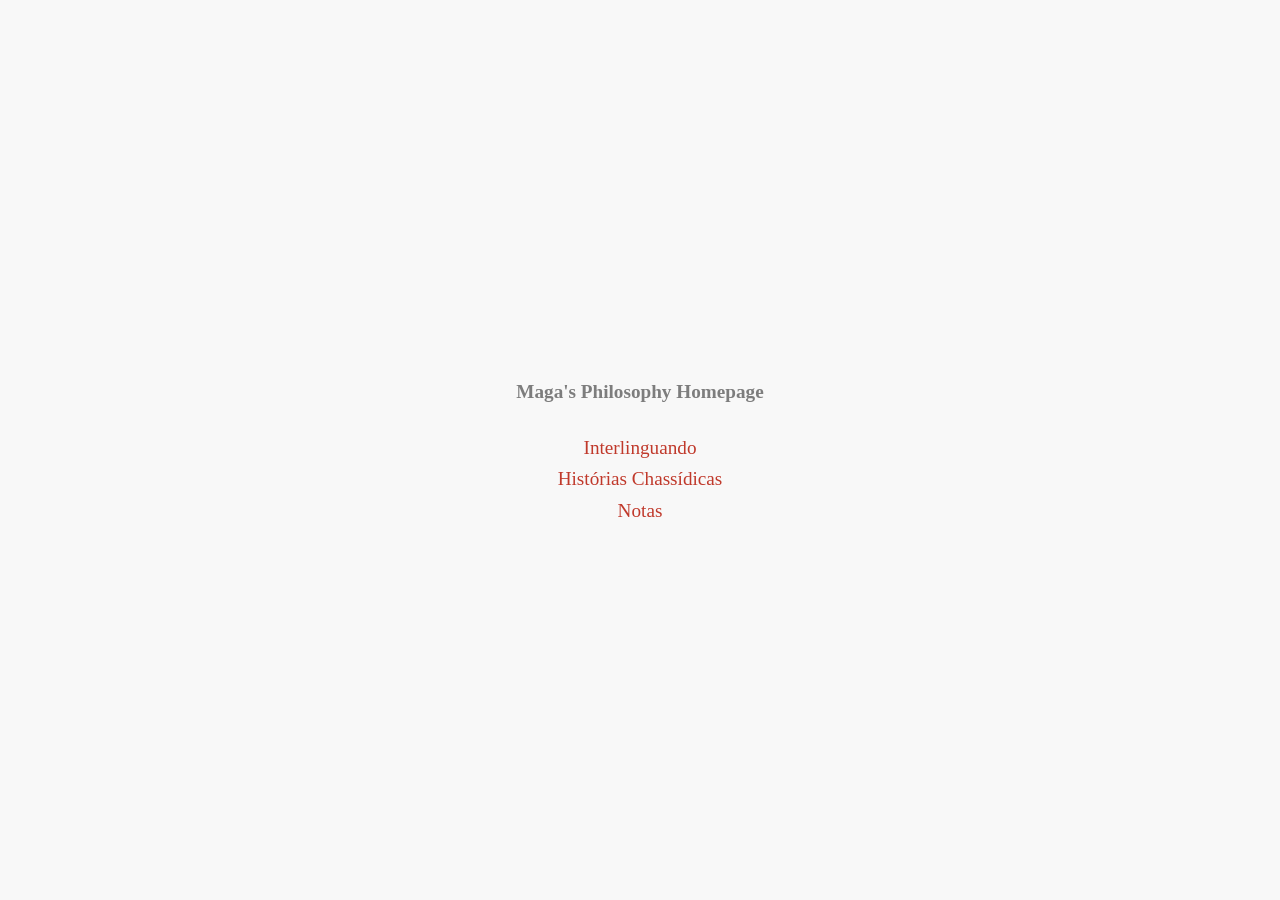
<file: index.html>
<!DOCTYPE html>
<html lang="en">
<head>
    <meta charset="UTF-8" />
    <title>Maga's Philosophy Homepage</title>
    <style>
        body {
            background-color: #F8F8F8; /* offwhite */
            color: #333;
            font-family: 'Cormorant Garamond', serif;
            display: flex;
            flex-direction: column;
            justify-content: center;
            align-items: center;
            height: 100vh;
            margin: 0;
            text-align: center;
            font-size: 1.2rem;
        }
        h1 {
            color: #7D7D7D; /* cinza */
            margin-bottom: 1.5rem;
            font-weight: 600;
            font-size: 1.2rem; /* mesmo tamanho do texto */
        }
        ul {
            list-style-type: none;
            padding: 0;
            margin: 0;
            width: 100%;
            max-width: 300px;
        }
        li {
            margin: 0.6rem 0;
        }
        a {
            text-decoration: none;
            color: #C0392B; /* vermelho suave */
            transition: color 0.3s ease;
        }
        a:hover {
            color: #922B21;
        }
    </style>
</head>
<body>
    <h1>Maga's Philosophy Homepage</h1>
    <ul>
        <li><a href="https://ropshitz.github.io/Interlinguando/">Interlinguando</a></li>
        <li><a href="https://ropshitz.github.io/Chassidut/">Histórias Chassídicas</a></li>
        <li><a href="https://ropshitz.github.io/Notes">Notas</a></li><!-- Outros links aqui -->
    </ul>
</body>
</html>
</file>
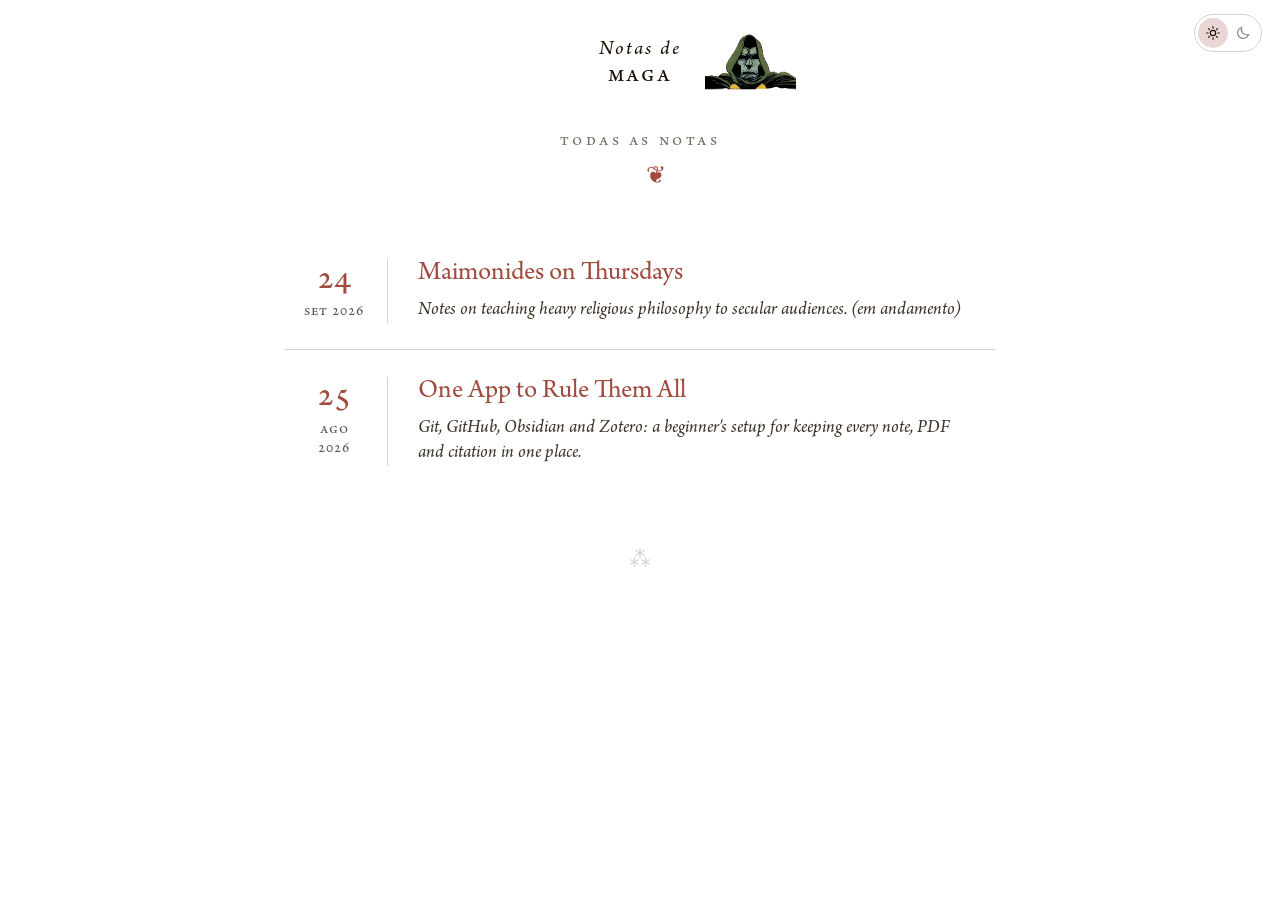
<file: notas/index.html>
<html>
    <head>
        <meta charset="UTF-8">
        <meta name="viewport" content="width=device-width, initial-scale=1">
        <title>Maga's Philosophy Notes</title>
        <script>
            // set the theme before first paint, to avoid a flash
            (function () {
                var t = null;
                try { t = localStorage.getItem('theme'); } catch (e) {}
                if (t !== 'light' && t !== 'dark') {
                    t = matchMedia('(prefers-color-scheme: dark)').matches ? 'dark' : 'light';
                }
                document.documentElement.dataset.theme = t;
            })();
        </script>
        <link rel="stylesheet" href="main.css?v=5082ed62">
        <link rel="stylesheet" href="desktop.css?v=5082ed62">
        <link rel="icon" type="image/png" href="./favicon.png"/>
        <script src="script.js?v=5082ed62"></script>
    </head>
    <body>
        <div id="theme-toggle" role="group" aria-label="Tema">
        <span class="thumb"></span>
        <button type="button" data-theme-set="light" aria-label="Tema claro" title="Tema claro">
            <svg viewBox="0 0 24 24" aria-hidden="true"><circle cx="12" cy="12" r="4"/><path d="M12 2.5v2.2M12 19.3v2.2M2.5 12h2.2M19.3 12h2.2M5.3 5.3l1.6 1.6M17.1 17.1l1.6 1.6M5.3 18.7l1.6-1.6M17.1 6.9l1.6-1.6"/></svg>
        </button>
        <button type="button" data-theme-set="dark" aria-label="Tema escuro" title="Tema escuro">
            <svg viewBox="0 0 24 24" aria-hidden="true"><path d="M20.5 14.2A8.5 8.5 0 0 1 9.8 3.5a8.5 8.5 0 1 0 10.7 10.7z"/></svg>
        </button>
        </div>
        <div id="title-wrap">
        <a id="home-link" href="./">
        <h5 id="pre-author">Notas de</h5>
        <h4 id="author">Maga</h4>
        </a>
        <img id="title-mascot" src="doom-mascot.png" alt="Doctor Doom"/>
        </div>
        <p class="list-heading">Todas as notas</p>
        <p class="ornament">❦</p>
        <ol id="posts">
            <li>
                <a class="post" href="maimonides-thursdays.html">
                    <time class="post-date" datetime="2026-09-24">
                        <span class="post-day">24</span>
                        <span class="post-month">set 2026</span>
                    </time>
                    <span class="post-title">Maimonides on Thursdays</span>
                    <span class="post-summary">Notes on teaching heavy religious philosophy to secular audiences. (em andamento)</span>
                </a>
            </li>
            <li>
                <a class="post" href="fluxo-de-notas.html">
                    <time class="post-date" datetime="2026-08-25">
                        <span class="post-day">25</span>
                        <span class="post-month">ago 2026</span>
                    </time>
                    <span class="post-title">One App to Rule Them All</span>
                    <span class="post-summary">Git, GitHub, Obsidian and Zotero: a beginner's setup for keeping every note, PDF and citation in one place.</span>
                </a>
            </li>
        </ol>
        <p class="list-footer">⁂</p>
</file>
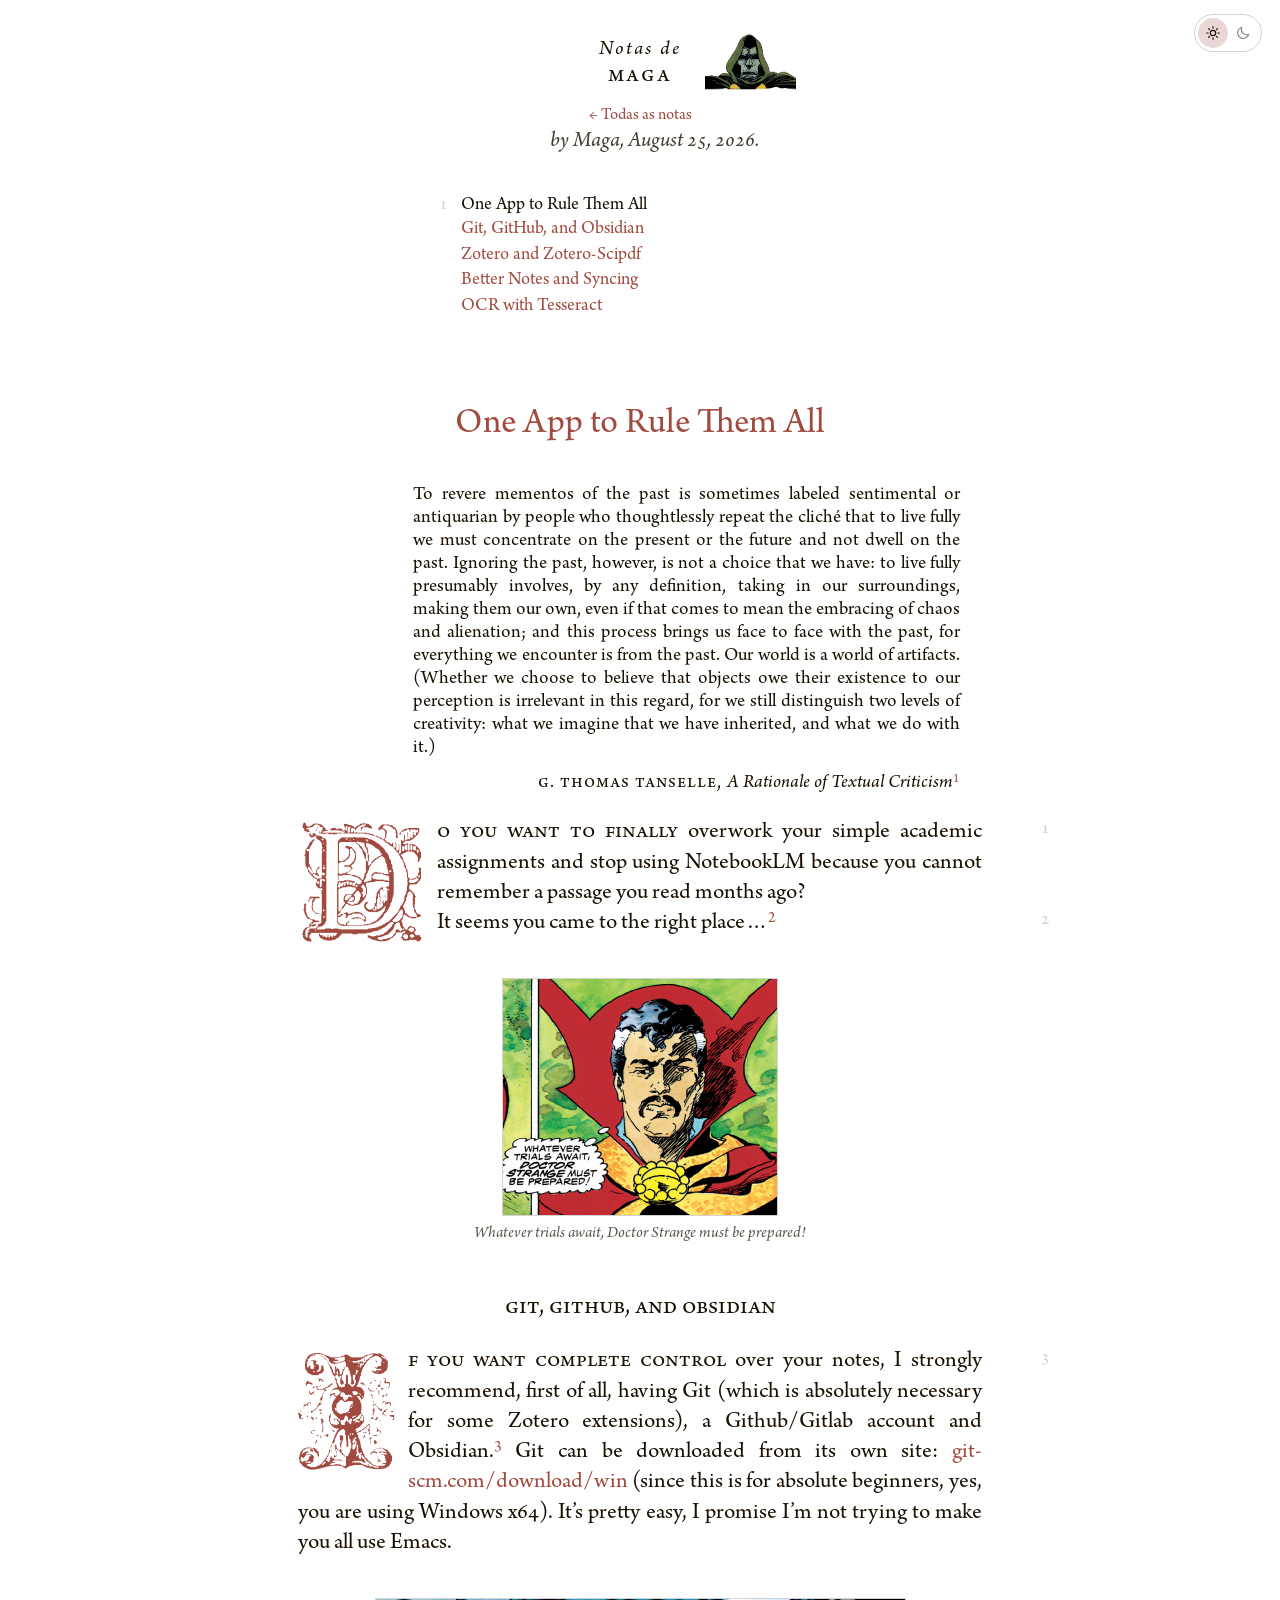
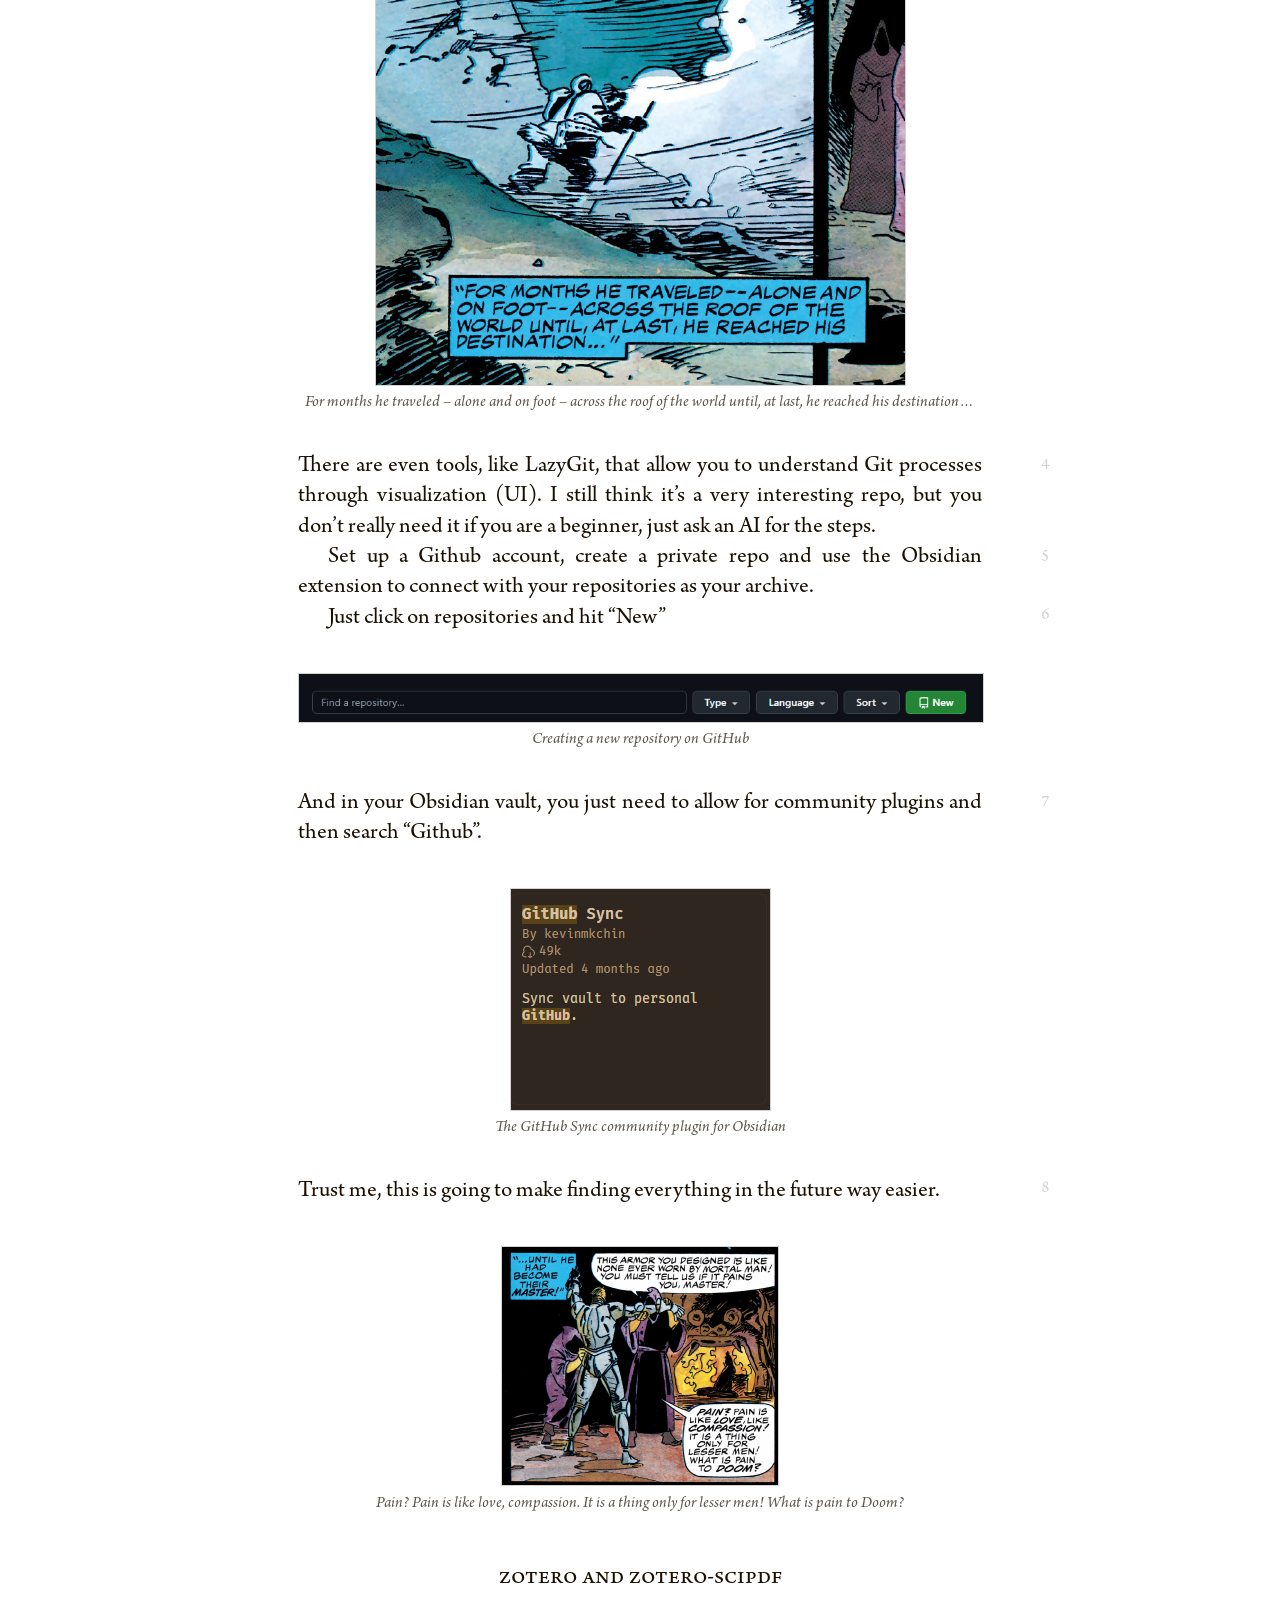
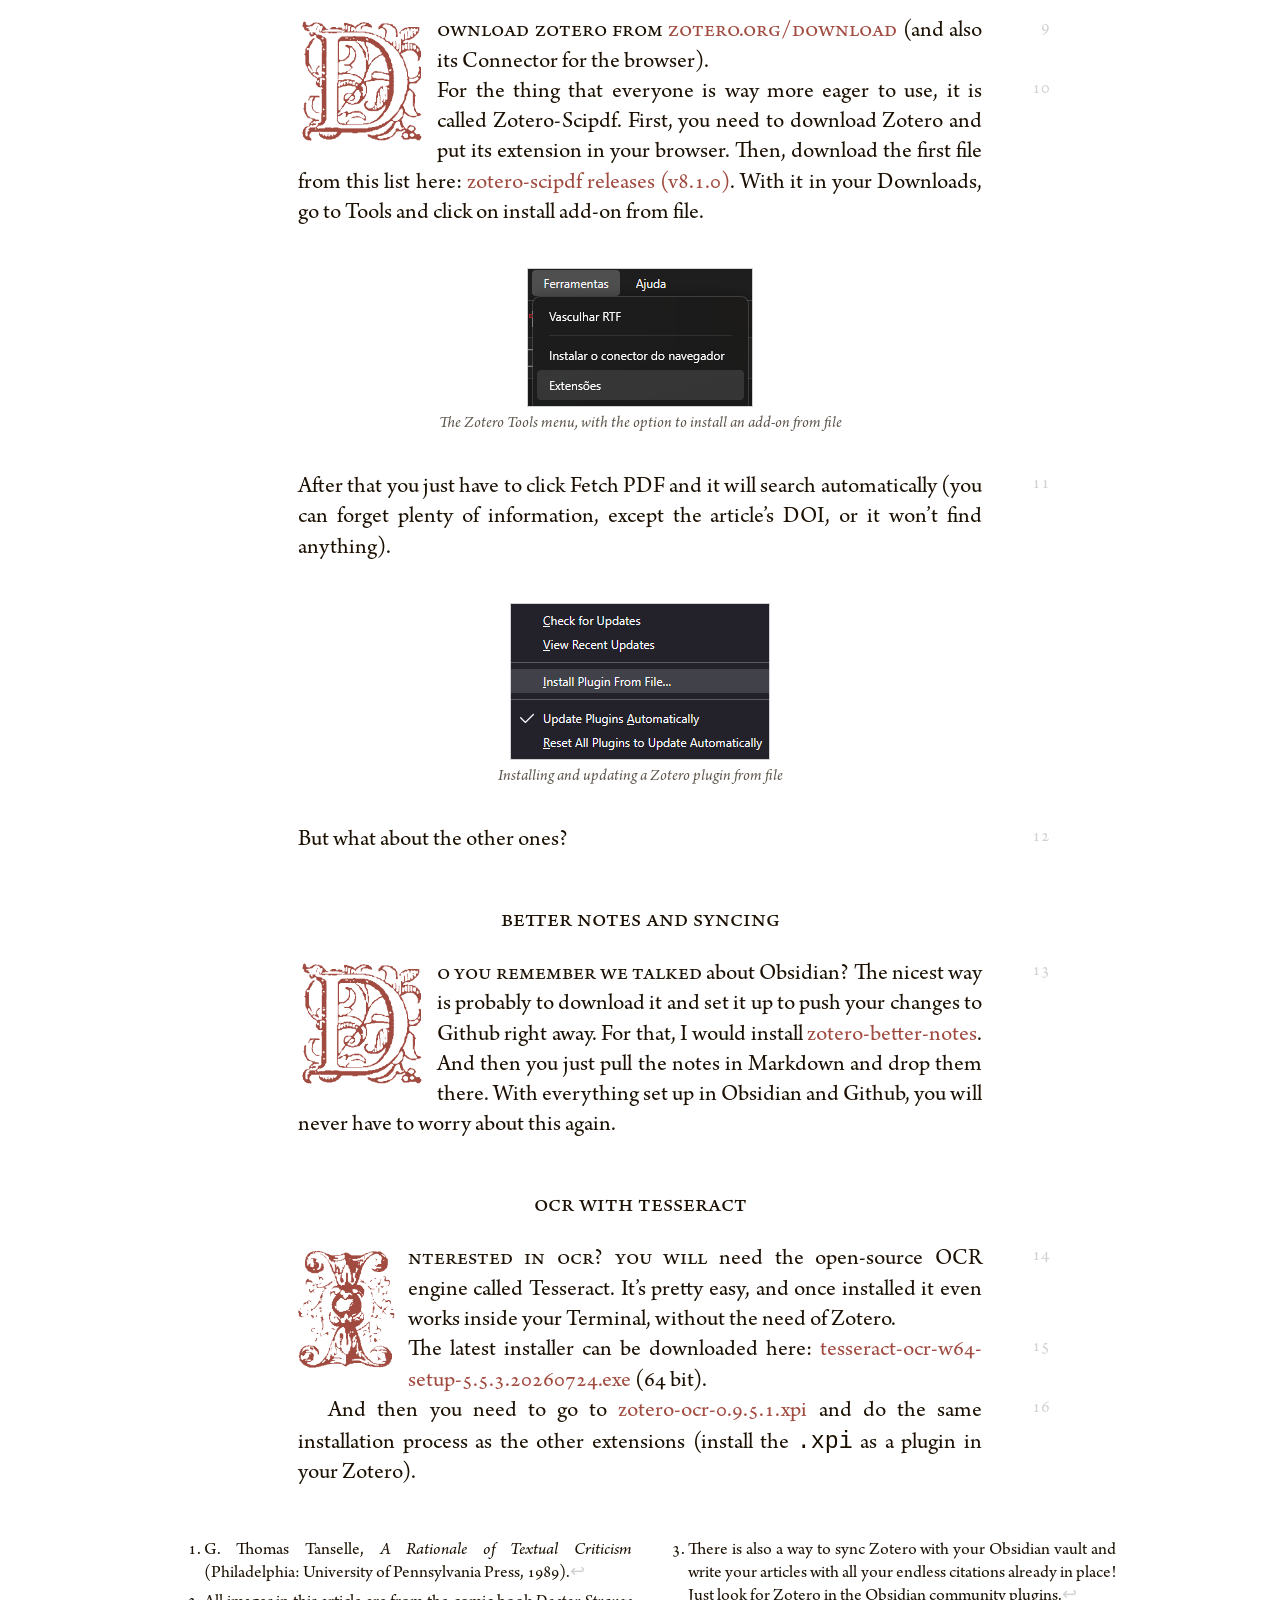
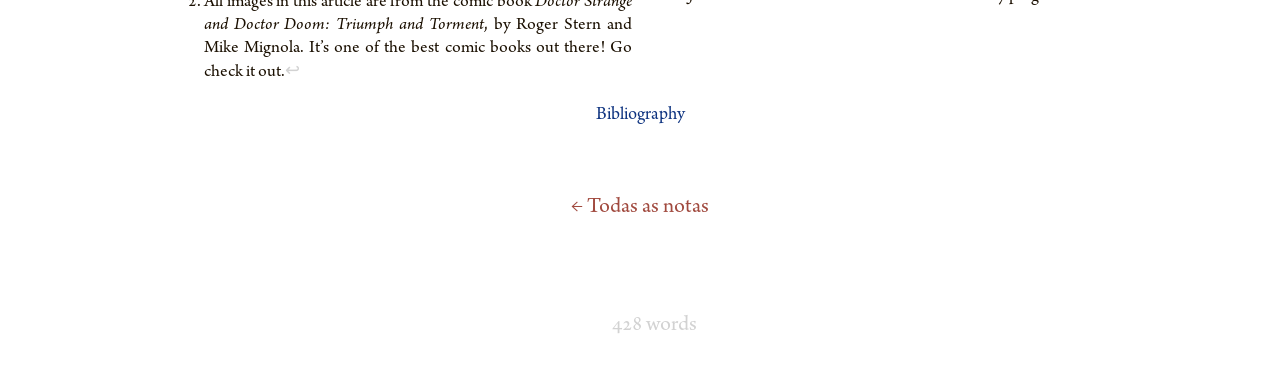
<file: notas/fluxo-de-notas.html>
<html>
    <head>
        <meta charset="UTF-8">
        <meta name="viewport" content="width=device-width, initial-scale=1">
        <title>Maga's Philosophy Notes</title>
        <script>
            // set the theme before first paint, to avoid a flash
            (function () {
                var t = null;
                try { t = localStorage.getItem('theme'); } catch (e) {}
                if (t !== 'light' && t !== 'dark') {
                    t = matchMedia('(prefers-color-scheme: dark)').matches ? 'dark' : 'light';
                }
                document.documentElement.dataset.theme = t;
            })();
        </script>
        <link rel="stylesheet" href="main.css?v=5082ed62">
        <link rel="stylesheet" href="desktop.css?v=5082ed62">
        <link rel="icon" type="image/png" href="./favicon.png"/>
        <script src="script.js?v=5082ed62"></script>
    </head>
    <body>
        <div id="theme-toggle" role="group" aria-label="Tema">
        <span class="thumb"></span>
        <button type="button" data-theme-set="light" aria-label="Tema claro" title="Tema claro">
            <svg viewBox="0 0 24 24" aria-hidden="true"><circle cx="12" cy="12" r="4"/><path d="M12 2.5v2.2M12 19.3v2.2M2.5 12h2.2M19.3 12h2.2M5.3 5.3l1.6 1.6M17.1 17.1l1.6 1.6M5.3 18.7l1.6-1.6M17.1 6.9l1.6-1.6"/></svg>
        </button>
        <button type="button" data-theme-set="dark" aria-label="Tema escuro" title="Tema escuro">
            <svg viewBox="0 0 24 24" aria-hidden="true"><path d="M20.5 14.2A8.5 8.5 0 0 1 9.8 3.5a8.5 8.5 0 1 0 10.7 10.7z"/></svg>
        </button>
        </div>
        <div id="title-wrap">
        <a id="home-link" href="./">
        <h5 id="pre-author">Notas de</h5>
        <h4 id="author">Maga</h4>
        </a>
        <img id="title-mascot" src="doom-mascot.png" alt="Doctor Doom"/>
        </div>
        <p id="back-top"><a href="./">← Todas as notas</a></p>
        <p id="title-info">by Maga, August 25, 2026.</p>
<ol id="contents">
    <li>One App to Rule Them All
        <ol>
            <li><a href="#git">Git, GitHub, and Obsidian</a></li>
            <li><a href="#zotero">Zotero and Zotero-Scipdf</a></li>
            <li><a href="#better-notes">Better Notes and Syncing</a></li>
            <li><a href="#ocr">OCR with Tesseract</a></li>
        </ol>
    </li>
</ol>
<section class="content">
<h2 id="pipeline">One App to Rule Them All</h2>
<blockquote class="epigraph">
To revere mementos of the past is sometimes labeled sentimental or
antiquarian by people who thoughtlessly repeat the cliché that to live
fully we must concentrate on the present or the future and not dwell on
the past. Ignoring the past, however, is not a choice that we have: to
live fully presumably involves, by any definition, taking in our
surroundings, making them our own, even if that comes to mean the
embracing of chaos and alienation; and this process brings us face to
face with the past, for everything we encounter is from the past. Our
world is a world of artifacts. (Whether we choose to believe that
objects owe their existence to our perception is irrelevant in this
regard, for we still distinguish two levels of creativity: what we
imagine that we have inherited, and what we do with it.)
<footer>
G. Thomas Tanselle, <em>A Rationale of Textual Criticism</em><a
href="#fn1" class="footnote-ref" id="fnref1"
role="doc-noteref"><sup>1</sup></a>
</footer>
</blockquote>
<p><span class="dc has-light has-dark"><img class="light" src="images/initials/d.png" alt="D"><img class="dark" src="images/initials/dark/d.png" alt="D"></span><span class="dc-letter">D</span>o
you want to finally overwork your simple academic assignments and stop
using NotebookLM because you cannot remember a passage you read months
ago?</p>
<p>It seems you came to the right place…<a href="#fn2"
class="footnote-ref" id="fnref2" role="doc-noteref"><sup>2</sup></a></p>
<figure>
<img src="images/1-doctor-strange.png"
alt="Whatever trials await, Doctor Strange must be prepared!" />
<figcaption aria-hidden="true">Whatever trials await, Doctor Strange
must be prepared!</figcaption>
</figure>
<h3 id="git">Git, GitHub, and Obsidian</h3>
<p><span class="dc has-light has-dark"><img class="light" src="images/initials/i.png" alt="I"><img class="dark" src="images/initials/dark/i.png" alt="I"></span><span class="dc-letter">I</span>f
you want complete control over your notes, I strongly recommend, first
of all, having Git (which is absolutely necessary for some Zotero
extensions), a Github/Gitlab account and Obsidian.<a href="#fn3"
class="footnote-ref" id="fnref3" role="doc-noteref"><sup>3</sup></a> Git
can be downloaded from its own site: <a
href="https://git-scm.com/download/win">git-scm.com/download/win</a>
(since this is for absolute beginners, yes, you are using Windows x64).
It’s pretty easy, I promise I’m not trying to make you all use
Emacs.</p>
<figure>
<img src="images/2-journey.png"
alt="For months he traveled – alone and on foot – across the roof of the world until, at last, he reached his destination…" />
<figcaption aria-hidden="true">For months he traveled – alone and on
foot – across the roof of the world until, at last, he reached his
destination…</figcaption>
</figure>
<p>There are even tools, like LazyGit, that allow you to understand Git
processes through visualization (UI). I still think it’s a very
interesting repo, but you don’t really need it if you are a beginner,
just ask an AI for the steps.</p>
<p>Set up a Github account, create a private repo and use the Obsidian
extension to connect with your repositories as your archive.</p>
<p>Just click on repositories and hit “New”</p>
<figure>
<img src="images/3-github-new-repo.png"
alt="Creating a new repository on GitHub" />
<figcaption aria-hidden="true">Creating a new repository on
GitHub</figcaption>
</figure>
<p>And in your Obsidian vault, you just need to allow for community
plugins and then search “Github”.</p>
<figure>
<img src="images/4-github-sync-plugin.png"
alt="The GitHub Sync community plugin for Obsidian" />
<figcaption aria-hidden="true">The GitHub Sync community plugin for
Obsidian</figcaption>
</figure>
<p>Trust me, this is going to make finding everything in the future way
easier.</p>
<figure>
<img src="images/5-doom.png"
alt="Pain? Pain is like love, compassion. It is a thing only for lesser men! What is pain to Doom?" />
<figcaption aria-hidden="true">Pain? Pain is like love, compassion. It
is a thing only for lesser men! What is pain to Doom?</figcaption>
</figure>
<h3 id="zotero">Zotero and Zotero-Scipdf</h3>
<p><span class="dc has-light has-dark"><img class="light" src="images/initials/d.png" alt="D"><img class="dark" src="images/initials/dark/d.png" alt="D"></span><span class="dc-letter">D</span>ownload
Zotero from <a
href="https://www.zotero.org/download/">zotero.org/download</a> (and
also its Connector for the browser).</p>
<p>For the thing that everyone is way more eager to use, it is called
Zotero-Scipdf. First, you need to download Zotero and put its extension
in your browser. Then, download the first file from this list here: <a
href="https://github.com/syt2/zotero-scipdf/releases/tag/V8.1.0">zotero-scipdf
releases (v8.1.0)</a>. With it in your Downloads, go to Tools and click
on install add-on from file.</p>
<figure>
<img src="images/6-zotero-tools-menu.png"
alt="The Zotero Tools menu, with the option to install an add-on from file" />
<figcaption aria-hidden="true">The Zotero Tools menu, with the option to
install an add-on from file</figcaption>
</figure>
<p>After that you just have to click Fetch PDF and it will search
automatically (you can forget plenty of information, except the
article’s DOI, or it won’t find anything).</p>
<figure>
<img src="images/7-zotero-plugins-menu.png"
alt="Installing and updating a Zotero plugin from file" />
<figcaption aria-hidden="true">Installing and updating a Zotero plugin
from file</figcaption>
</figure>
<p>But what about the other ones?</p>
<h3 id="better-notes">Better Notes and Syncing</h3>
<p><span class="dc has-light has-dark"><img class="light" src="images/initials/d.png" alt="D"><img class="dark" src="images/initials/dark/d.png" alt="D"></span><span class="dc-letter">D</span>o
you remember we talked about Obsidian? The nicest way is probably to
download it and set it up to push your changes to Github right away. For
that, I would install <a
href="https://github.com/windingwind/zotero-better-notes/releases">zotero-better-notes</a>.
And then you just pull the notes in Markdown and drop them there. With
everything set up in Obsidian and Github, you will never have to worry
about this again.</p>
<h3 id="ocr">OCR with Tesseract</h3>
<p><span class="dc has-light has-dark"><img class="light" src="images/initials/i.png" alt="I"><img class="dark" src="images/initials/dark/i.png" alt="I"></span><span class="dc-letter">I</span>nterested
in OCR? You will need the open-source OCR engine called Tesseract. It’s
pretty easy, and once installed it even works inside your Terminal,
without the need of Zotero.</p>
<p>The latest installer can be downloaded here: <a
href="https://github.com/tesseract-ocr/tesseract/releases/download/5.5.3/tesseract-ocr-w64-setup-5.5.3.20260724.exe">tesseract-ocr-w64-setup-5.5.3.20260724.exe</a>
(64 bit).</p>
<p>And then you need to go to <a
href="https://github.com/UB-Mannheim/zotero-ocr/releases/download/0.9.5.1/zotero-ocr-0.9.5.1.xpi">zotero-ocr-0.9.5.1.xpi</a>
and do the same installation process as the other extensions (install
the <code>.xpi</code> as a plugin in your Zotero).</p>
</section>
<section id="footnotes" class="footnotes footnotes-end-of-document"
role="doc-endnotes">
<hr />
<ol>
<li id="fn1"><p>G. Thomas Tanselle, <em>A Rationale of Textual
Criticism</em> (Philadelphia: University of Pennsylvania Press, 1989).<a
href="#fnref1" class="footnote-back" role="doc-backlink">↩︎</a></p></li>
<li id="fn2"><p>All images in this article are from the comic book
<em>Doctor Strange and Doctor Doom: Triumph and Torment</em>, by Roger
Stern and Mike Mignola. It’s one of the best comic books out there! Go
check it out.<a href="#fnref2" class="footnote-back"
role="doc-backlink">↩︎</a></p></li>
<li id="fn3"><p>There is also a way to sync Zotero with your Obsidian
vault and write your articles with all your endless citations already in
place! Just look for Zotero in the Obsidian community plugins.<a
href="#fnref3" class="footnote-back" role="doc-backlink">↩︎</a></p></li>
</ol>
</section>
<p id="back"><a href="./">← Todas as notas</a></p>
</file>
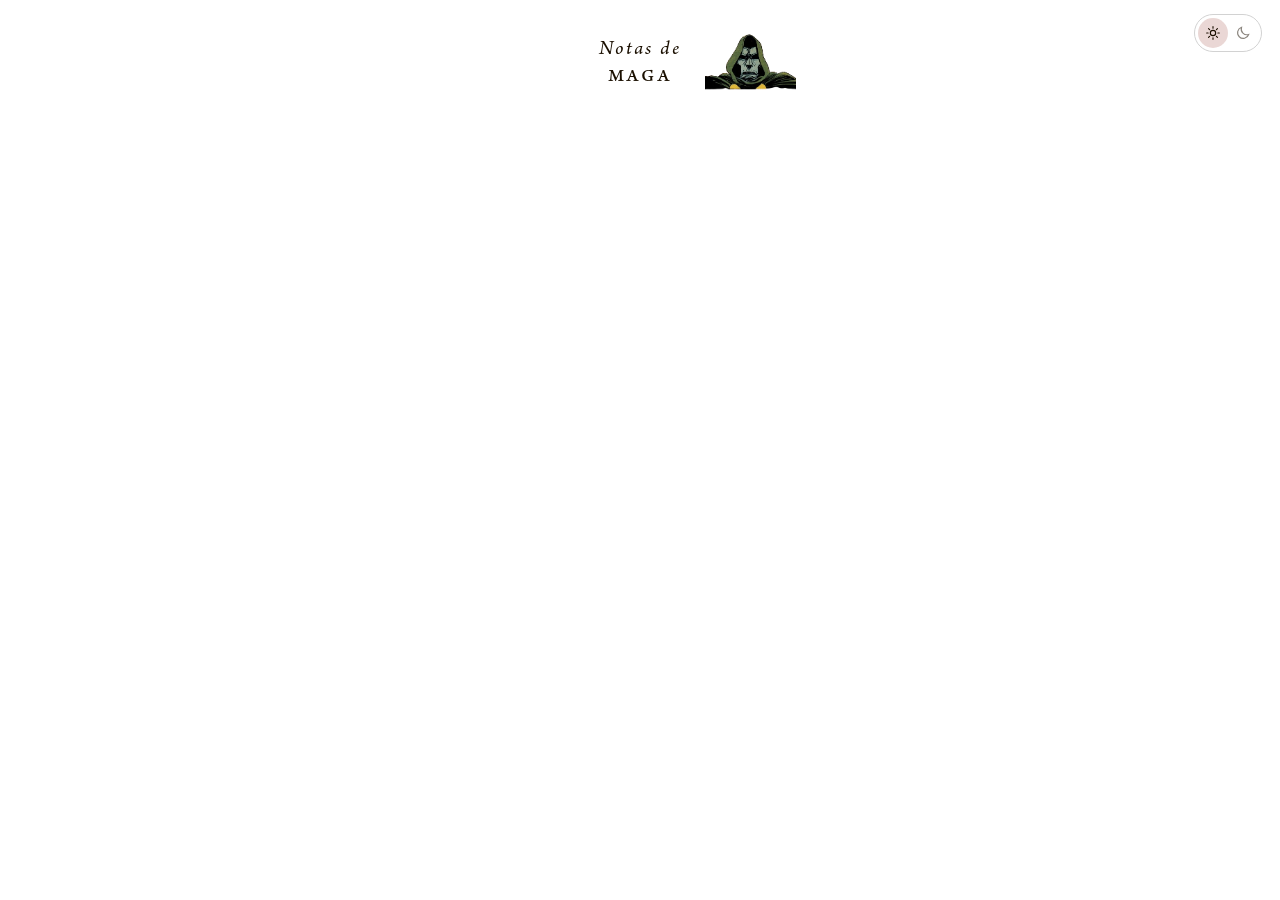
<file: notas/header.html>
<html>
    <head>
        <meta charset="UTF-8">
        <meta name="viewport" content="width=device-width, initial-scale=1">
        <title>Maga's Philosophy Notes</title>
        <script>
            // set the theme before first paint, to avoid a flash
            (function () {
                var t = null;
                try { t = localStorage.getItem('theme'); } catch (e) {}
                if (t !== 'light' && t !== 'dark') {
                    t = matchMedia('(prefers-color-scheme: dark)').matches ? 'dark' : 'light';
                }
                document.documentElement.dataset.theme = t;
            })();
        </script>
        <link rel="stylesheet" href="main.css?v=__V__">
        <link rel="stylesheet" href="desktop.css?v=__V__">
        <link rel="icon" type="image/png" href="./favicon.png"/>
        <script src="script.js?v=__V__"></script>
    </head>
    <body>
        <div id="theme-toggle" role="group" aria-label="Tema">
        <span class="thumb"></span>
        <button type="button" data-theme-set="light" aria-label="Tema claro" title="Tema claro">
            <svg viewBox="0 0 24 24" aria-hidden="true"><circle cx="12" cy="12" r="4"/><path d="M12 2.5v2.2M12 19.3v2.2M2.5 12h2.2M19.3 12h2.2M5.3 5.3l1.6 1.6M17.1 17.1l1.6 1.6M5.3 18.7l1.6-1.6M17.1 6.9l1.6-1.6"/></svg>
        </button>
        <button type="button" data-theme-set="dark" aria-label="Tema escuro" title="Tema escuro">
            <svg viewBox="0 0 24 24" aria-hidden="true"><path d="M20.5 14.2A8.5 8.5 0 0 1 9.8 3.5a8.5 8.5 0 1 0 10.7 10.7z"/></svg>
        </button>
        </div>
        <div id="title-wrap">
        <a id="home-link" href="./">
        <h5 id="pre-author">Notas de</h5>
        <h4 id="author">Maga</h4>
        </a>
        <img id="title-mascot" src="doom-mascot.png" alt="Doctor Doom"/>
        </div>
</file>
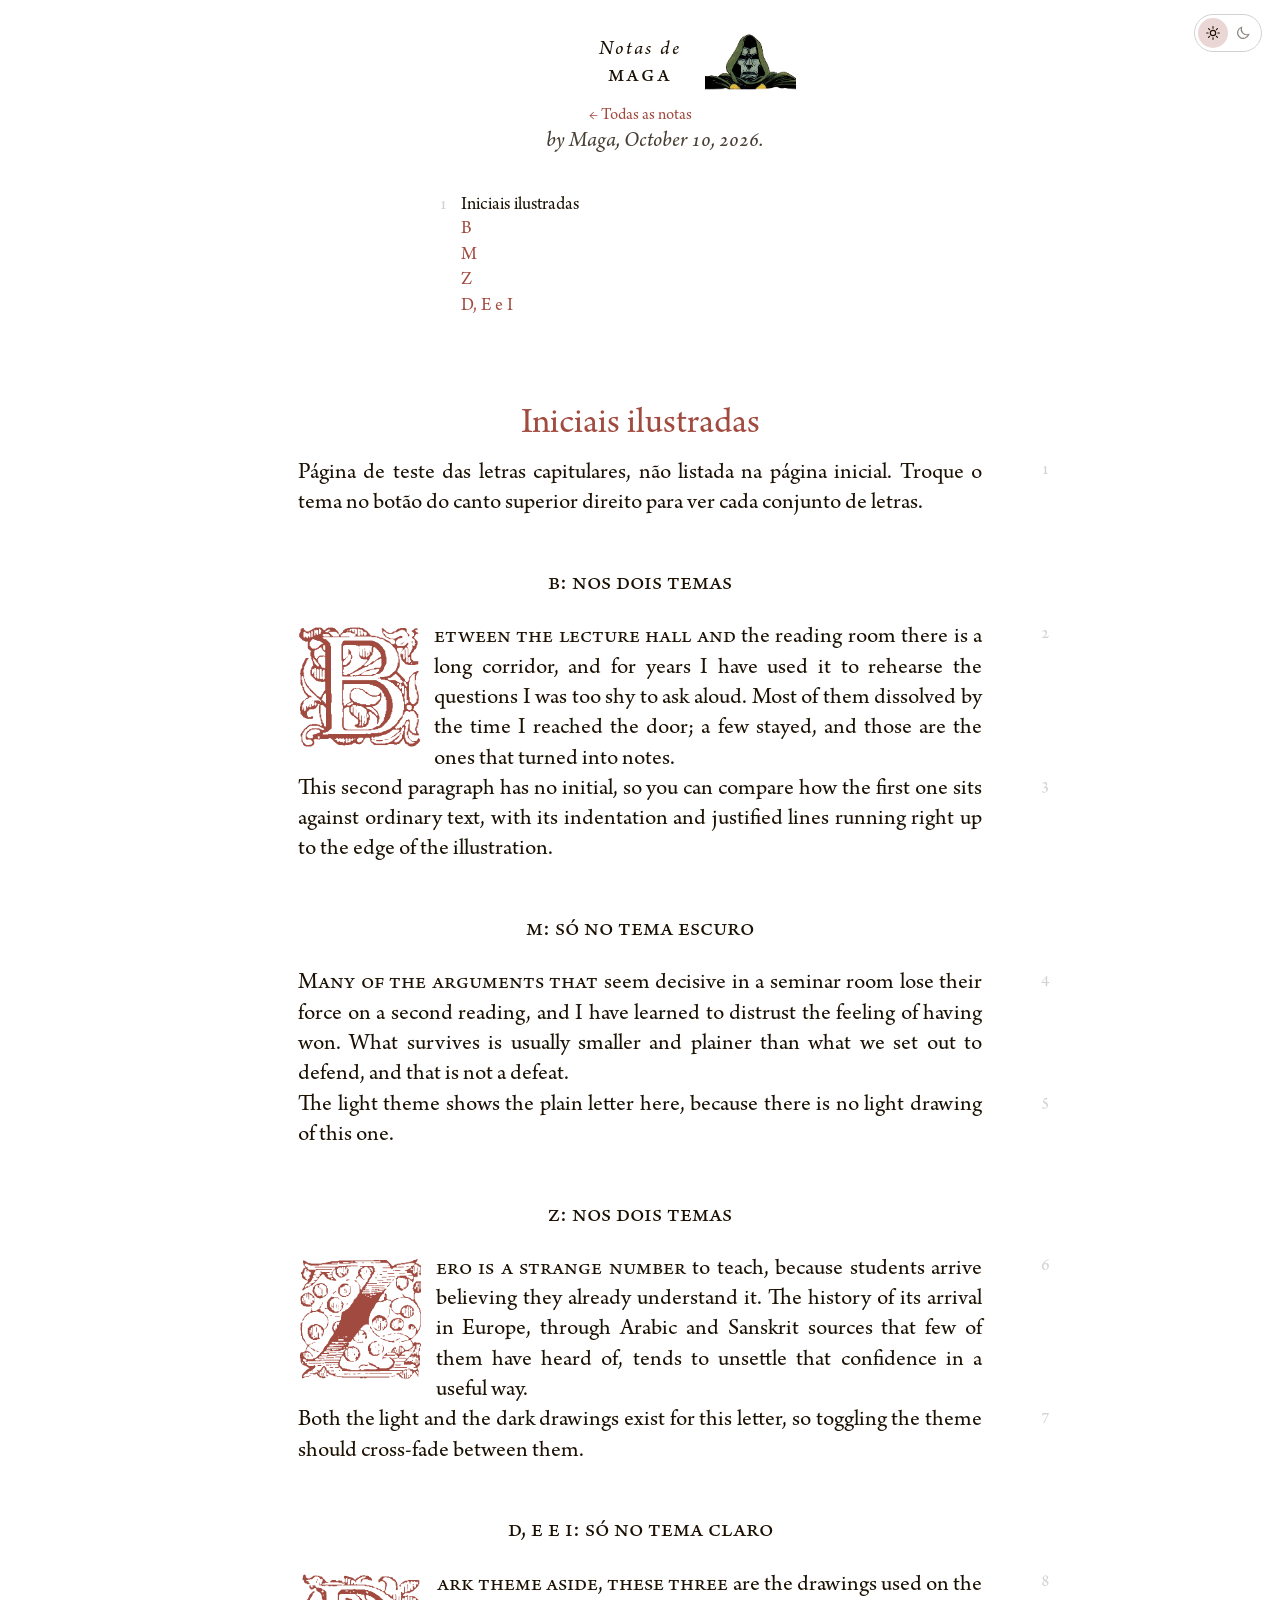
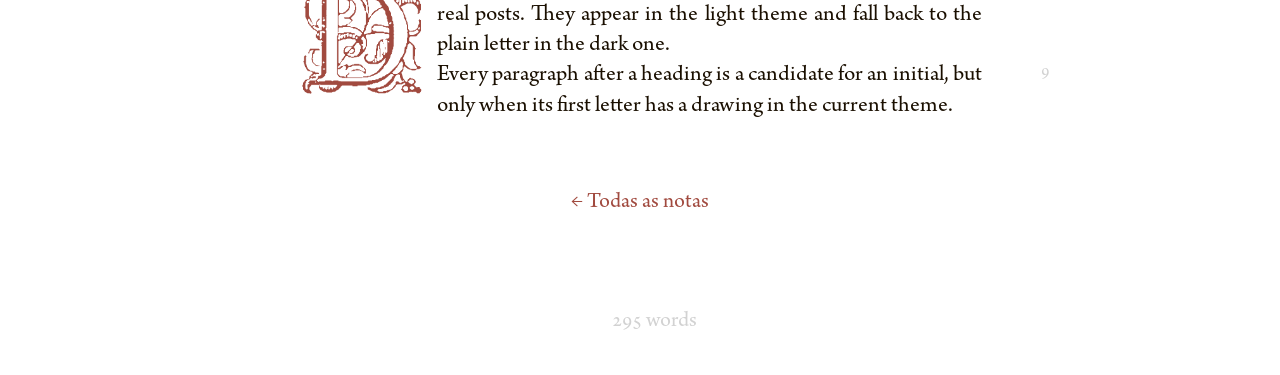
<file: notas/iniciais-teste.html>
<html>
    <head>
        <meta charset="UTF-8">
        <meta name="viewport" content="width=device-width, initial-scale=1">
        <title>Maga's Philosophy Notes</title>
        <script>
            // set the theme before first paint, to avoid a flash
            (function () {
                var t = null;
                try { t = localStorage.getItem('theme'); } catch (e) {}
                if (t !== 'light' && t !== 'dark') {
                    t = matchMedia('(prefers-color-scheme: dark)').matches ? 'dark' : 'light';
                }
                document.documentElement.dataset.theme = t;
            })();
        </script>
        <link rel="stylesheet" href="main.css?v=5082ed62">
        <link rel="stylesheet" href="desktop.css?v=5082ed62">
        <link rel="icon" type="image/png" href="./favicon.png"/>
        <script src="script.js?v=5082ed62"></script>
    </head>
    <body>
        <div id="theme-toggle" role="group" aria-label="Tema">
        <span class="thumb"></span>
        <button type="button" data-theme-set="light" aria-label="Tema claro" title="Tema claro">
            <svg viewBox="0 0 24 24" aria-hidden="true"><circle cx="12" cy="12" r="4"/><path d="M12 2.5v2.2M12 19.3v2.2M2.5 12h2.2M19.3 12h2.2M5.3 5.3l1.6 1.6M17.1 17.1l1.6 1.6M5.3 18.7l1.6-1.6M17.1 6.9l1.6-1.6"/></svg>
        </button>
        <button type="button" data-theme-set="dark" aria-label="Tema escuro" title="Tema escuro">
            <svg viewBox="0 0 24 24" aria-hidden="true"><path d="M20.5 14.2A8.5 8.5 0 0 1 9.8 3.5a8.5 8.5 0 1 0 10.7 10.7z"/></svg>
        </button>
        </div>
        <div id="title-wrap">
        <a id="home-link" href="./">
        <h5 id="pre-author">Notas de</h5>
        <h4 id="author">Maga</h4>
        </a>
        <img id="title-mascot" src="doom-mascot.png" alt="Doctor Doom"/>
        </div>
        <p id="back-top"><a href="./">← Todas as notas</a></p>
        <p id="title-info">by Maga, October 10, 2026.</p>
<ol id="contents">
    <li>Iniciais ilustradas
        <ol>
            <li><a href="#b">B</a></li>
            <li><a href="#m">M</a></li>
            <li><a href="#z">Z</a></li>
            <li><a href="#d">D, E e I</a></li>
        </ol>
    </li>
</ol>
<section class="content">
<h2 id="pipeline">Iniciais ilustradas</h2>
<p>Página de teste das letras capitulares, não listada na página
inicial. Troque o tema no botão do canto superior direito para ver cada
conjunto de letras.</p>
<h3 id="b">B: nos dois temas</h3>
<p><span class="dc has-light has-dark"><img class="light" src="images/initials/b.png" alt="B"><img class="dark" src="images/initials/dark/b.png" alt="B"></span><span class="dc-letter">B</span>etween
the lecture hall and the reading room there is a long corridor, and for
years I have used it to rehearse the questions I was too shy to ask
aloud. Most of them dissolved by the time I reached the door; a few
stayed, and those are the ones that turned into notes.</p>
<p>This second paragraph has no initial, so you can compare how the
first one sits against ordinary text, with its indentation and justified
lines running right up to the edge of the illustration.</p>
<h3 id="m">M: só no tema escuro</h3>
<p><span class="dc has-dark"><img class="dark" src="images/initials/dark/m.png" alt="M"></span><span class="dc-letter">M</span>any
of the arguments that seem decisive in a seminar room lose their force
on a second reading, and I have learned to distrust the feeling of
having won. What survives is usually smaller and plainer than what we
set out to defend, and that is not a defeat.</p>
<p>The light theme shows the plain letter here, because there is no
light drawing of this one.</p>
<h3 id="z">Z: nos dois temas</h3>
<p><span class="dc has-light has-dark"><img class="light" src="images/initials/z.png" alt="Z"><img class="dark" src="images/initials/dark/z.png" alt="Z"></span><span class="dc-letter">Z</span>ero
is a strange number to teach, because students arrive believing they
already understand it. The history of its arrival in Europe, through
Arabic and Sanskrit sources that few of them have heard of, tends to
unsettle that confidence in a useful way.</p>
<p>Both the light and the dark drawings exist for this letter, so
toggling the theme should cross-fade between them.</p>
<h3 id="d">D, E e I: só no tema claro</h3>
<p><span class="dc has-light has-dark"><img class="light" src="images/initials/d.png" alt="D"><img class="dark" src="images/initials/dark/d.png" alt="D"></span><span class="dc-letter">D</span>ark
theme aside, these three are the drawings used on the real posts. They
appear in the light theme and fall back to the plain letter in the dark
one.</p>
<p>Every paragraph after a heading is a candidate for an initial, but
only when its first letter has a drawing in the current theme.</p>
</section>
<p id="back"><a href="./">← Todas as notas</a></p>
</file>
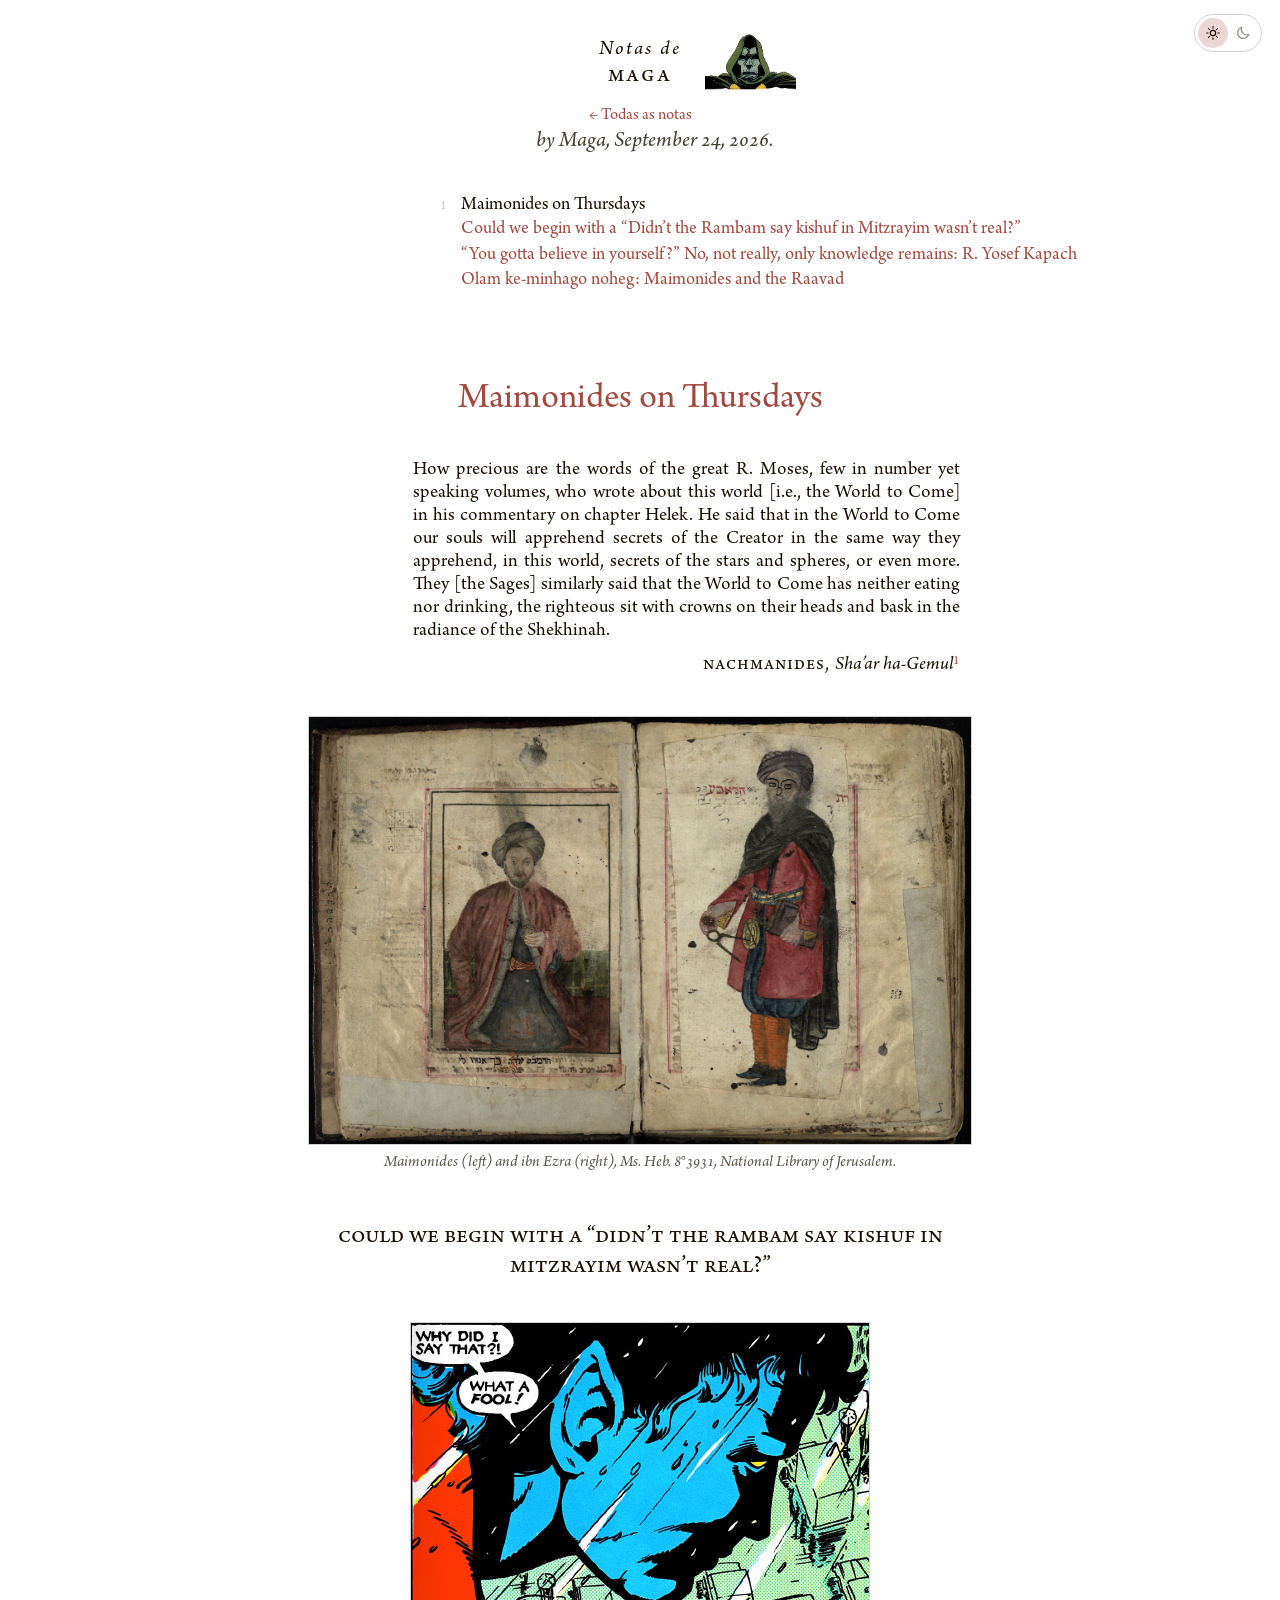
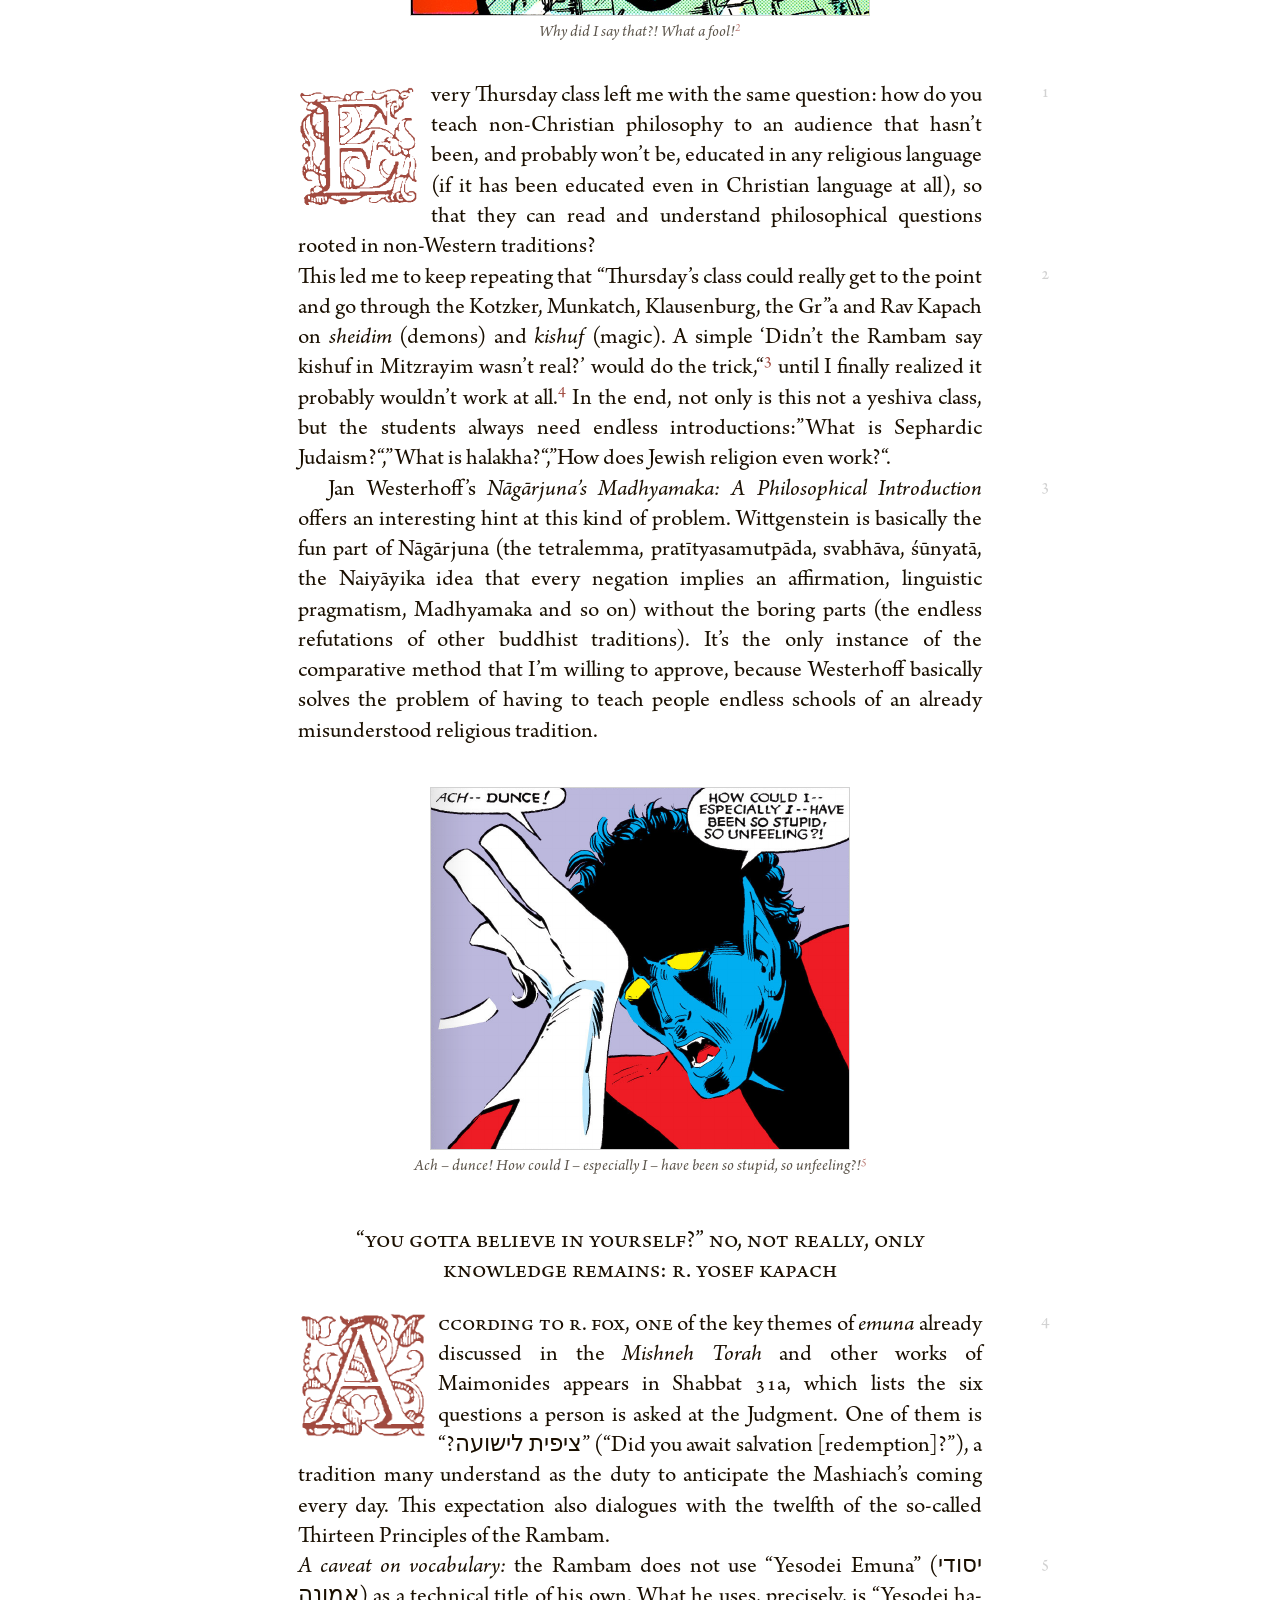
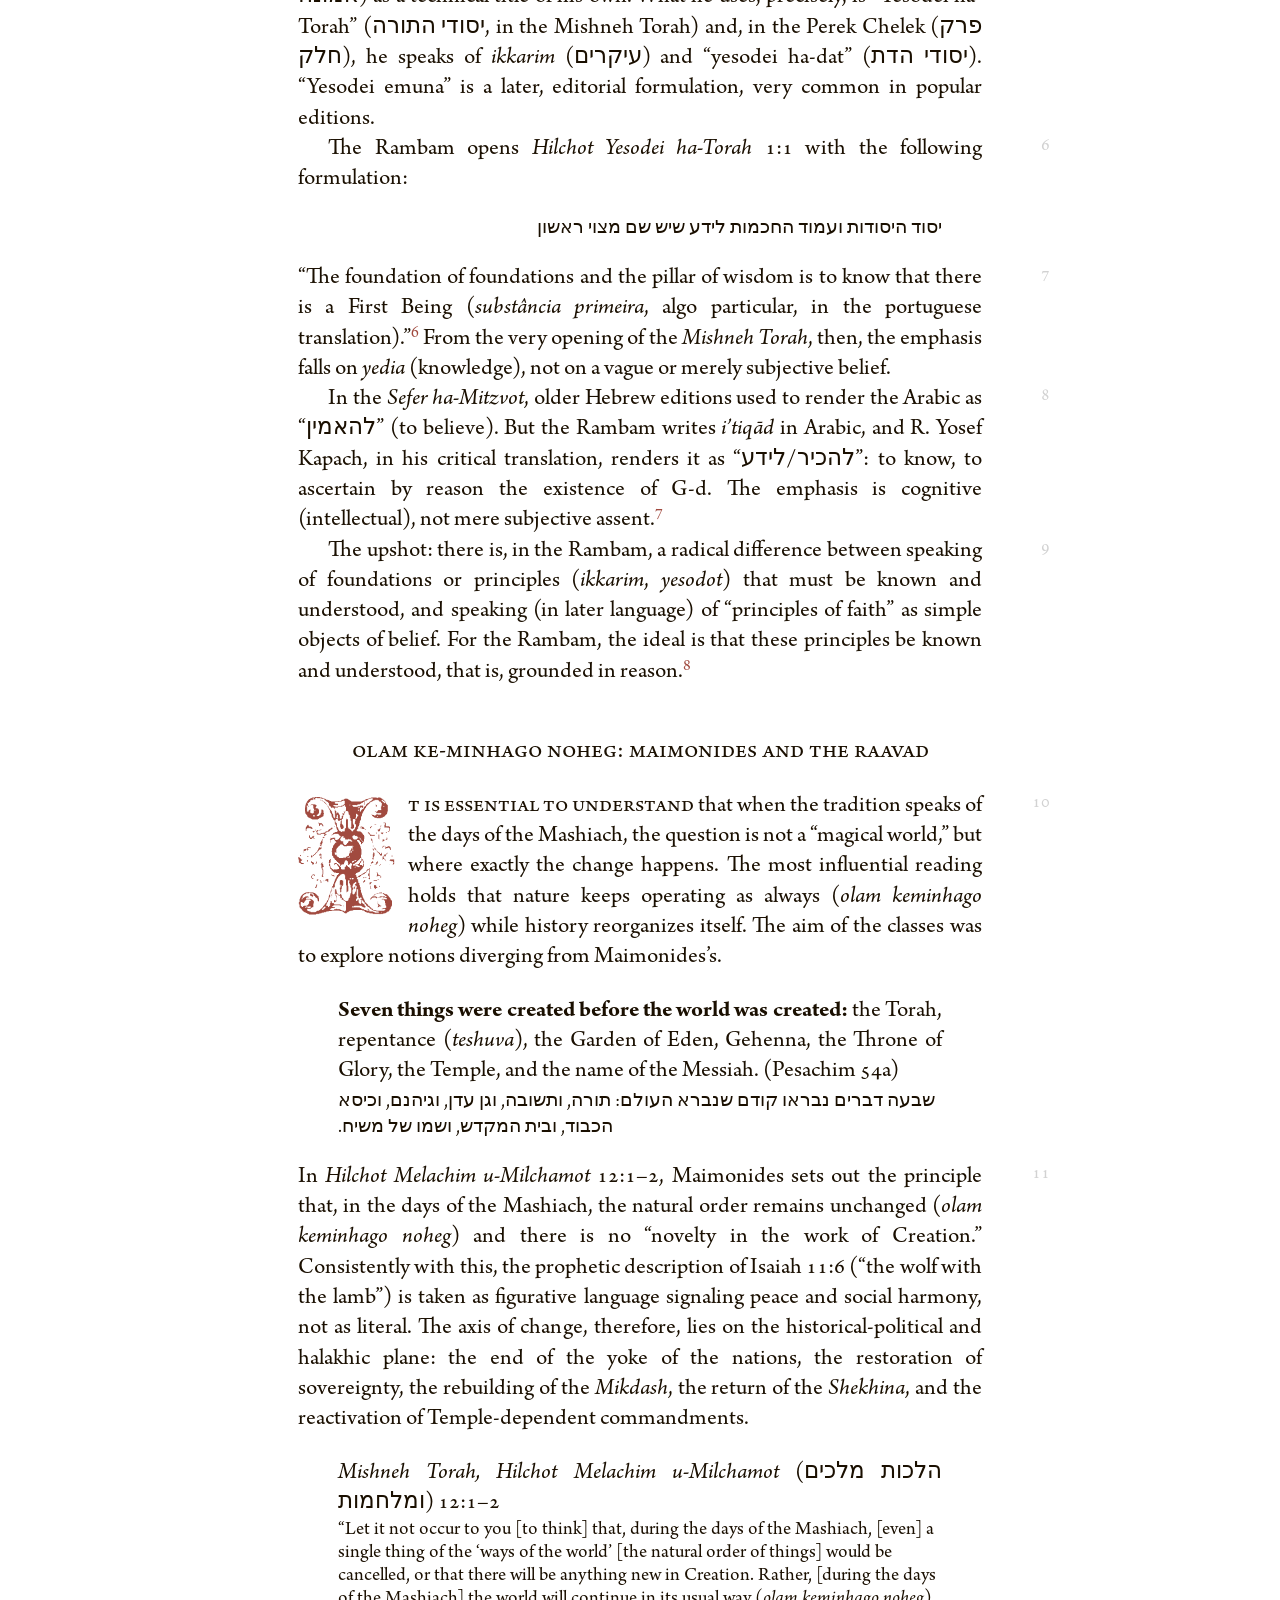
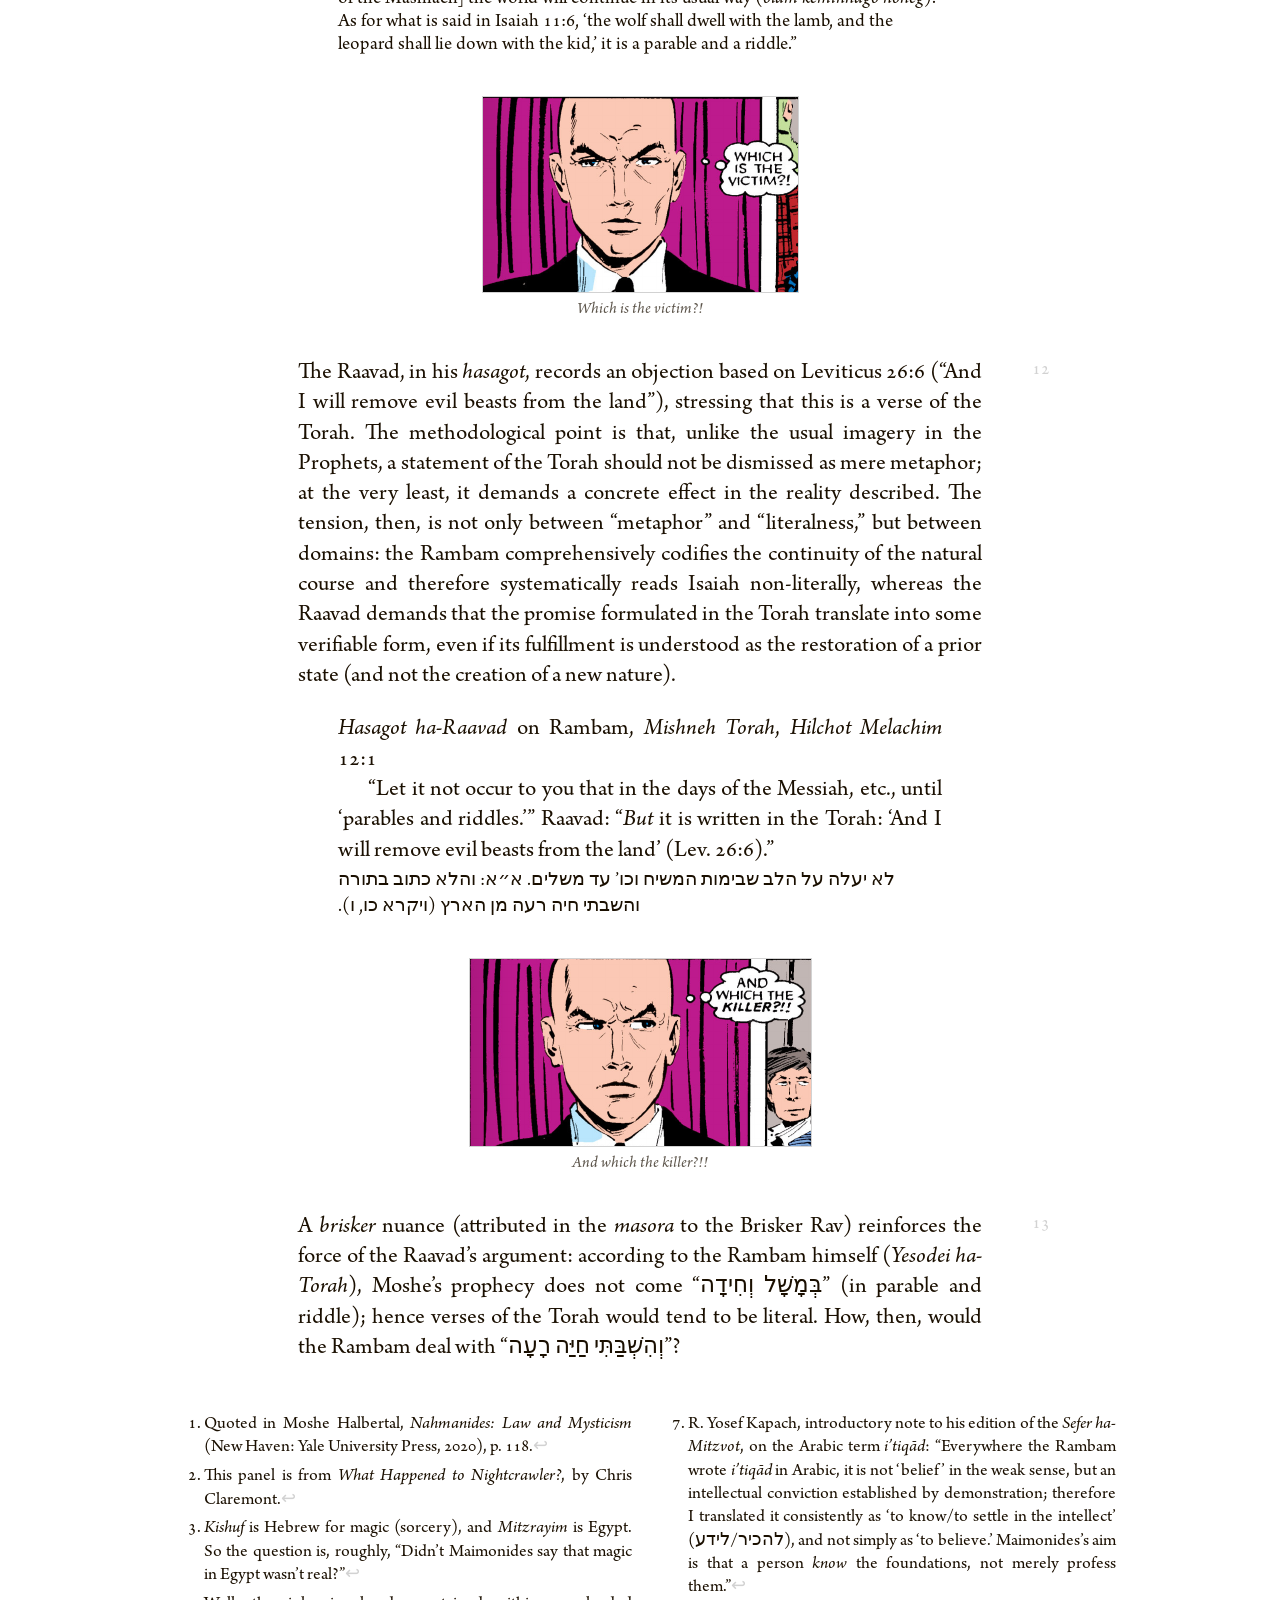
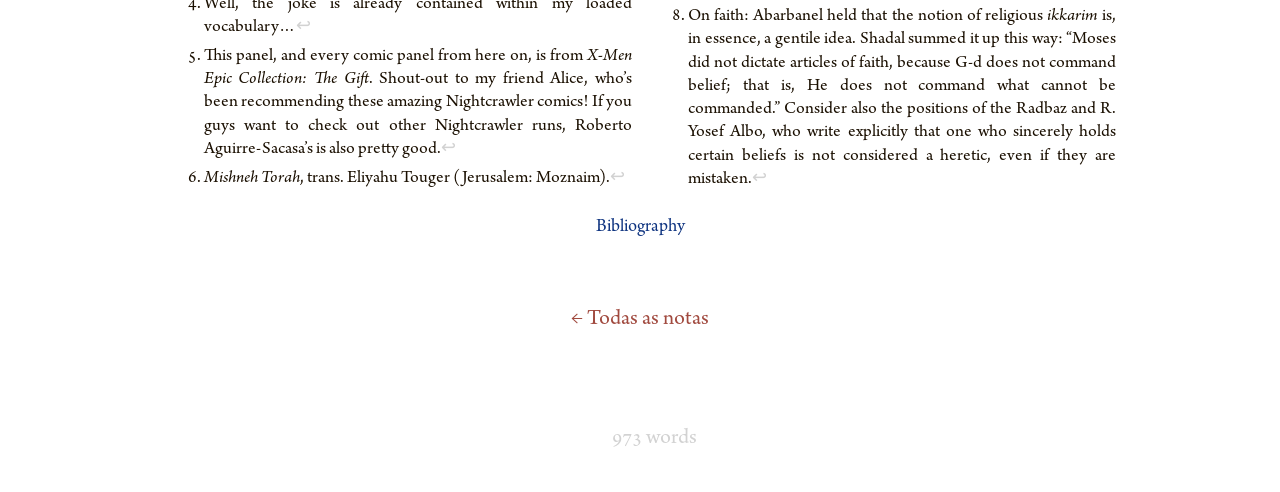
<file: notas/maimonides-thursdays.html>
<html>
    <head>
        <meta charset="UTF-8">
        <meta name="viewport" content="width=device-width, initial-scale=1">
        <title>Maga's Philosophy Notes</title>
        <script>
            // set the theme before first paint, to avoid a flash
            (function () {
                var t = null;
                try { t = localStorage.getItem('theme'); } catch (e) {}
                if (t !== 'light' && t !== 'dark') {
                    t = matchMedia('(prefers-color-scheme: dark)').matches ? 'dark' : 'light';
                }
                document.documentElement.dataset.theme = t;
            })();
        </script>
        <link rel="stylesheet" href="main.css?v=5082ed62">
        <link rel="stylesheet" href="desktop.css?v=5082ed62">
        <link rel="icon" type="image/png" href="./favicon.png"/>
        <script src="script.js?v=5082ed62"></script>
    </head>
    <body>
        <div id="theme-toggle" role="group" aria-label="Tema">
        <span class="thumb"></span>
        <button type="button" data-theme-set="light" aria-label="Tema claro" title="Tema claro">
            <svg viewBox="0 0 24 24" aria-hidden="true"><circle cx="12" cy="12" r="4"/><path d="M12 2.5v2.2M12 19.3v2.2M2.5 12h2.2M19.3 12h2.2M5.3 5.3l1.6 1.6M17.1 17.1l1.6 1.6M5.3 18.7l1.6-1.6M17.1 6.9l1.6-1.6"/></svg>
        </button>
        <button type="button" data-theme-set="dark" aria-label="Tema escuro" title="Tema escuro">
            <svg viewBox="0 0 24 24" aria-hidden="true"><path d="M20.5 14.2A8.5 8.5 0 0 1 9.8 3.5a8.5 8.5 0 1 0 10.7 10.7z"/></svg>
        </button>
        </div>
        <div id="title-wrap">
        <a id="home-link" href="./">
        <h5 id="pre-author">Notas de</h5>
        <h4 id="author">Maga</h4>
        </a>
        <img id="title-mascot" src="doom-mascot.png" alt="Doctor Doom"/>
        </div>
        <p id="back-top"><a href="./">← Todas as notas</a></p>
        <p id="title-info">by Maga, September 24, 2026.</p>
<ol id="contents">
    <li>Maimonides on Thursdays
        <ol>
            <li><a href="#kishuf">Could we begin with a “Didn’t the Rambam say kishuf in Mitzrayim wasn’t real?”</a></li>
            <li><a href="#kapach">“You gotta believe in yourself?” No, not really, only knowledge remains: R. Yosef Kapach</a></li>
            <li><a href="#olam-keminhago">Olam ke-minhago noheg: Maimonides and the Raavad</a></li>
        </ol>
    </li>
</ol>
<section class="content">
<h2 id="pipeline">Maimonides on Thursdays</h2>
<blockquote class="epigraph">
How precious are the words of the great R. Moses, few in number yet
speaking volumes, who wrote about this world [i.e., the World to Come]
in his commentary on chapter Helek. He said that in the World to Come
our souls will apprehend secrets of the Creator in the same way they
apprehend, in this world, secrets of the stars and spheres, or even
more. They [the Sages] similarly said that the World to Come has neither
eating nor drinking, the righteous sit with crowns on their heads and
bask in the radiance of the Shekhinah.
<footer>
Nachmanides, <em>Sha’ar ha-Gemul</em><a href="#fn1" class="footnote-ref"
id="fnref1" role="doc-noteref"><sup>1</sup></a>
</footer>
</blockquote>
<!-- Intro paragraph — sets up the Thursday seminar and the problem: teaching a heavy religious text to a secular room. -->
<figure>
<img src="images/1-maimonides-ibn-ezra-ms.png"
alt="Maimonides (left) and ibn Ezra (right), Ms. Heb. 8°3931, National Library of Jerusalem." />
<figcaption aria-hidden="true">Maimonides (left) and ibn Ezra (right),
Ms. Heb. 8°3931, National Library of Jerusalem.</figcaption>
</figure>
<h3 id="kishuf">Could we begin with a “Didn’t the Rambam say kishuf in
Mitzrayim wasn’t real?”</h3>
<figure>
<img src="images/2-kurt-what-a-fool.png"
alt="Why did I say that?! What a fool!" />
<figcaption aria-hidden="true">Why did I say that?! What a fool!<a
href="#fn2" class="footnote-ref" id="fnref2"
role="doc-noteref"><sup>2</sup></a></figcaption>
</figure>
<p><span class="dc has-light has-dark"><img class="light" src="images/initials/e.png" alt="E"><img class="dark" src="images/initials/dark/e.png" alt="E"></span><span class="dc-letter">E</span>very
Thursday class left me with the same question: how do you teach
non-Christian philosophy to an audience that hasn’t been, and probably
won’t be, educated in any religious language (if it has been educated
even in Christian language at all), so that they can read and understand
philosophical questions rooted in non-Western traditions?</p>
<p>This led me to keep repeating that “Thursday’s class could really get
to the point and go through the Kotzker, Munkatch, Klausenburg, the Gr”a
and Rav Kapach on <em>sheidim</em> (demons) and <em>kishuf</em> (magic).
A simple ‘Didn’t the Rambam say kishuf in Mitzrayim wasn’t real?’ would
do the trick,“<a href="#fn3" class="footnote-ref" id="fnref3"
role="doc-noteref"><sup>3</sup></a> until I finally realized it probably
wouldn’t work at all.<a href="#fn4" class="footnote-ref" id="fnref4"
role="doc-noteref"><sup>4</sup></a> In the end, not only is this not a
yeshiva class, but the students always need endless introductions:”What
is Sephardic Judaism?“,”What is halakha?“,”How does Jewish religion even
work?“.</p>
<p>Jan Westerhoff’s <em>Nāgārjuna’s Madhyamaka: A Philosophical
Introduction</em> offers an interesting hint at this kind of problem.
Wittgenstein is basically the fun part of Nāgārjuna (the tetralemma,
pratītyasamutpāda, svabhāva, śūnyatā, the Naiyāyika idea that every
negation implies an affirmation, linguistic pragmatism, Madhyamaka and
so on) without the boring parts (the endless refutations of other
buddhist traditions). It’s the only instance of the comparative method
that I’m willing to approve, because Westerhoff basically solves the
problem of having to teach people endless schools of an already
misunderstood religious tradition.</p>
<figure>
<img src="images/3-kurt-dunce.png"
alt="Ach – dunce! How could I – especially I – have been so stupid, so unfeeling?!" />
<figcaption aria-hidden="true">Ach – dunce! How could I – especially I –
have been so stupid, so unfeeling?!<a href="#fn5" class="footnote-ref"
id="fnref5" role="doc-noteref"><sup>5</sup></a></figcaption>
</figure>
<h3 id="kapach">“You gotta believe in yourself?” No, not really, only
knowledge remains: R. Yosef Kapach</h3>
<p><span class="dc has-light has-dark"><img class="light" src="images/initials/a.png" alt="A"><img class="dark" src="images/initials/dark/a.png" alt="A"></span><span class="dc-letter">A</span>ccording
to R. Fox, one of the key themes of <em>emuna</em> already discussed in
the <em>Mishneh Torah</em> and other works of Maimonides appears in
Shabbat 31a, which lists the six questions a person is asked at the
Judgment. One of them is “<span lang="he" dir="rtl">ציפית
לישועה?</span>” (“Did you await salvation [redemption]?”), a tradition
many understand as the duty to anticipate the Mashiach’s coming every
day. This expectation also dialogues with the twelfth of the so-called
Thirteen Principles of the Rambam.</p>
<p><em>A caveat on vocabulary:</em> the Rambam does not use “Yesodei
Emuna” (<span lang="he" dir="rtl">יסודי אמונה</span>) as a technical
title of his own. What he uses, precisely, is “Yesodei ha-Torah” (<span
lang="he" dir="rtl">יסודי התורה</span>, in the Mishneh Torah) and, in
the Perek Chelek (<span lang="he" dir="rtl">פרק חלק</span>), he speaks
of <em>ikkarim</em> (<span lang="he" dir="rtl">עיקרים</span>) and
“yesodei ha-dat” (<span lang="he" dir="rtl">יסודי הדת</span>). “Yesodei
emuna” is a later, editorial formulation, very common in popular
editions.</p>
<p>The Rambam opens <em>Hilchot Yesodei ha-Torah</em> 1:1 with the
following formulation:</p>
<blockquote dir="rtl" lang="he">
יסוד היסודות ועמוד החכמות לידע שיש שם מצוי ראשון
</blockquote>
<p>“The foundation of foundations and the pillar of wisdom is to know
that there is a First Being (<em>substância primeira</em>, algo
particular, in the portuguese translation).”<a href="#fn6"
class="footnote-ref" id="fnref6" role="doc-noteref"><sup>6</sup></a>
From the very opening of the <em>Mishneh Torah</em>, then, the emphasis
falls on <em>yedia</em> (knowledge), not on a vague or merely subjective
belief.</p>
<p>In the <em>Sefer ha-Mitzvot</em>, older Hebrew editions used to
render the Arabic as “<span lang="he" dir="rtl">להאמין</span>” (to
believe). But the Rambam writes <em>i’tiqād</em> in Arabic, and R. Yosef
Kapach, in his critical translation, renders it as “<span lang="he"
dir="rtl">לידע</span>/<span lang="he" dir="rtl">להכיר</span>”: to know,
to ascertain by reason the existence of G-d. The emphasis is cognitive
(intellectual), not mere subjective assent.<a href="#fn7"
class="footnote-ref" id="fnref7" role="doc-noteref"><sup>7</sup></a></p>
<p>The upshot: there is, in the Rambam, a radical difference between
speaking of foundations or principles (<em>ikkarim</em>,
<em>yesodot</em>) that must be known and understood, and speaking (in
later language) of “principles of faith” as simple objects of belief.
For the Rambam, the ideal is that these principles be known and
understood, that is, grounded in reason.<a href="#fn8"
class="footnote-ref" id="fnref8" role="doc-noteref"><sup>8</sup></a></p>
<h3 id="olam-keminhago">Olam ke-minhago noheg: Maimonides and the
Raavad</h3>
<p><span class="dc has-light has-dark"><img class="light" src="images/initials/i.png" alt="I"><img class="dark" src="images/initials/dark/i.png" alt="I"></span><span class="dc-letter">I</span>t
is essential to understand that when the tradition speaks of the days of
the Mashiach, the question is not a “magical world,” but where exactly
the change happens. The most influential reading holds that nature keeps
operating as always (<em>olam keminhago noheg</em>) while history
reorganizes itself. The aim of the classes was to explore notions
diverging from Maimonides’s.</p>
<blockquote>
<p><strong>Seven things were created before the world was
created:</strong> the Torah, repentance (<em>teshuva</em>), the Garden
of Eden, Gehenna, the Throne of Glory, the Temple, and the name of the
Messiah. (Pesachim 54a)</p>
<span lang="he" dir="rtl">שבעה דברים נבראו קודם שנברא העולם: תורה,
ותשובה, וגן עדן, וגיהנם, וכיסא הכבוד, ובית המקדש, ושמו של משיח.</span>
</blockquote>
<p>In <em>Hilchot Melachim u-Milchamot</em> 12:1–2, Maimonides sets out
the principle that, in the days of the Mashiach, the natural order
remains unchanged (<em>olam keminhago noheg</em>) and there is no
“novelty in the work of Creation.” Consistently with this, the prophetic
description of Isaiah 11:6 (“the wolf with the lamb”) is taken as
figurative language signaling peace and social harmony, not as literal.
The axis of change, therefore, lies on the historical-political and
halakhic plane: the end of the yoke of the nations, the restoration of
sovereignty, the rebuilding of the <em>Mikdash</em>, the return of the
<em>Shekhina</em>, and the reactivation of Temple-dependent
commandments.</p>
<blockquote>
<p><em>Mishneh Torah, Hilchot Melachim u-Milchamot</em> (<span lang="he"
dir="rtl">הלכות מלכים ומלחמות</span>) 12:1–2</p>
“Let it not occur to you [to think] that, during the days of the
Mashiach, [even] a single thing of the ‘ways of the world’ [the natural
order of things] would be cancelled, or that there will be anything new
in Creation. Rather, [during the days of the Mashiach] the world will
continue in its usual way (<em>olam keminhago noheg</em>). As for what
is said in Isaiah 11:6, ‘the wolf shall dwell with the lamb, and the
leopard shall lie down with the kid,’ it is a parable and a riddle.”
</blockquote>
<figure>
<img src="images/4-xavier-which-victim.png"
alt="Which is the victim?!" />
<figcaption aria-hidden="true">Which is the victim?!</figcaption>
</figure>
<p>The Raavad, in his <em>hasagot</em>, records an objection based on
Leviticus 26:6 (“And I will remove evil beasts from the land”),
stressing that this is a verse of the Torah. The methodological point is
that, unlike the usual imagery in the Prophets, a statement of the Torah
should not be dismissed as mere metaphor; at the very least, it demands
a concrete effect in the reality described. The tension, then, is not
only between “metaphor” and “literalness,” but between domains: the
Rambam comprehensively codifies the continuity of the natural course and
therefore systematically reads Isaiah non-literally, whereas the Raavad
demands that the promise formulated in the Torah translate into some
verifiable form, even if its fulfillment is understood as the
restoration of a prior state (and not the creation of a new nature).</p>
<blockquote>
<p><em>Hasagot ha-Raavad</em> on Rambam, <em>Mishneh Torah</em>,
<em>Hilchot Melachim</em> 12:1</p>
<p>“Let it not occur to you that in the days of the Messiah, etc., until
‘parables and riddles.’” Raavad: “<em>But</em> it is written in the
Torah: ‘And I will remove evil beasts from the land’ (Lev. 26:6).”</p>
<span lang="he" dir="rtl">לא יעלה על הלב שבימות המשיח וכו’ עד משלים.
א״א: והלא כתוב בתורה והשבתי חיה רעה מן הארץ (ויקרא כו, ו).</span>
</blockquote>
<figure>
<img src="images/4-xavier-which-killer.png"
alt="And which the killer?!!" />
<figcaption aria-hidden="true">And which the killer?!!</figcaption>
</figure>
<p>A <em>brisker</em> nuance (attributed in the <em>masora</em> to the
Brisker Rav) reinforces the force of the Raavad’s argument: according to
the Rambam himself (<em>Yesodei ha-Torah</em>), Moshe’s prophecy does
not come “<span lang="he" dir="rtl">בְּמָשָׁל וְחִידָה</span>” (in parable and
riddle); hence verses of the Torah would tend to be literal. How, then,
would the Rambam deal with “<span lang="he" dir="rtl">וְהִשְׁבַּתִּי חַיַּה
רָעָה</span>”?</p>
</section>
<section id="footnotes" class="footnotes footnotes-end-of-document"
role="doc-endnotes">
<hr />
<ol>
<li id="fn1"><p>Quoted in Moshe Halbertal, <em>Nahmanides: Law and
Mysticism</em> (New Haven: Yale University Press, 2020), p. 118.<a
href="#fnref1" class="footnote-back" role="doc-backlink">↩︎</a></p></li>
<li id="fn2"><p>This panel is from <em>What Happened to
Nightcrawler?</em>, by Chris Claremont.<a href="#fnref2"
class="footnote-back" role="doc-backlink">↩︎</a></p></li>
<li id="fn3"><p><em>Kishuf</em> is Hebrew for magic (sorcery), and
<em>Mitzrayim</em> is Egypt. So the question is, roughly, “Didn’t
Maimonides say that magic in Egypt wasn’t real?”<a href="#fnref3"
class="footnote-back" role="doc-backlink">↩︎</a></p></li>
<li id="fn4"><p>Well, the joke is already contained within my loaded
vocabulary…<a href="#fnref4" class="footnote-back"
role="doc-backlink">↩︎</a></p></li>
<li id="fn5"><p>This panel, and every comic panel from here on, is from
<em>X-Men Epic Collection: The Gift</em>. Shout-out to my friend Alice,
who’s been recommending these amazing Nightcrawler comics! If you guys
want to check out other Nightcrawler runs, Roberto Aguirre-Sacasa’s is
also pretty good.<a href="#fnref5" class="footnote-back"
role="doc-backlink">↩︎</a></p></li>
<li id="fn6"><p><em>Mishneh Torah</em>, trans. Eliyahu Touger
(Jerusalem: Moznaim).<a href="#fnref6" class="footnote-back"
role="doc-backlink">↩︎</a></p></li>
<li id="fn7"><p>R. Yosef Kapach, introductory note to his edition of the
<em>Sefer ha-Mitzvot</em>, on the Arabic term <em>i’tiqād</em>:
“Everywhere the Rambam wrote <em>i’tiqād</em> in Arabic, it is not
‘belief’ in the weak sense, but an intellectual conviction established
by demonstration; therefore I translated it consistently as ‘to know/to
settle in the intellect’ (<span lang="he" dir="rtl">לידע</span>/<span
lang="he" dir="rtl">להכיר</span>), and not simply as ‘to believe.’
Maimonides’s aim is that a person <em>know</em> the foundations, not
merely profess them.”<a href="#fnref7" class="footnote-back"
role="doc-backlink">↩︎</a></p></li>
<li id="fn8"><p>On faith: Abarbanel held that the notion of religious
<em>ikkarim</em> is, in essence, a gentile idea. Shadal summed it up
this way: “Moses did not dictate articles of faith, because G-d does not
command belief; that is, He does not command what cannot be commanded.”
Consider also the positions of the Radbaz and R. Yosef Albo, who write
explicitly that one who sincerely holds certain beliefs is not
considered a heretic, even if they are mistaken.<a href="#fnref8"
class="footnote-back" role="doc-backlink">↩︎</a></p></li>
</ol>
</section>
<p id="back"><a href="./">← Todas as notas</a></p>
</file>
<file: notas/main.css>
@font-face { font-family: 'ap'; src: url('fonts/regular.otf') format('opentype'); }
@font-face { font-family: 'ap'; font-weight: bold; src: url('fonts/bold.otf') format('opentype'); }
@font-face { font-family: 'ap'; font-style: italic; src: url('fonts/italic.otf') format('opentype'); }
@font-face { font-family: 'ap'; font-weight: bold; font-style: italic; src: url('fonts/bolditalic.otf') format('opentype'); }

html {
    /* --pale: #fdfdfc; */
    --pale: white;
    --red: #a14a3f;
    --black: #1a0f00;
    --dim: #33330011;
    --lightgrey: #d2d2d2;
    --lightblue: #e7eff6;
    --blue: rgb(15, 52, 128);
    --rule: #000000aa;
}

html[data-theme="dark"] {
    color-scheme: dark;
    --pale: #1a1919;
    --red: #7da06a;       /* lighter tint of #4a673f, for legible text */
    --black: #e6e1d6;
    --dim: #ffffff12;
    --lightgrey: #3d3b39;
    --lightblue: #2b3d26;
    --blue: #94b385;
    --rule: #4a673f;
}

body {
    width: 90%;
    margin: 3% auto;

    font-family: 'Arno Pro', 'ap', Garamond, Georgia, serif;
    font-size: 14pt;
    font-feature-settings: 'onum';
    color: var(--black);
    background: var(--pale);

    counter-reset: section;
}

/* main content */

.content {
    margin: 0 auto;
    font-size: 116%;
}

p,
blockquote p,
.content li {
    margin-bottom: 0;
    line-height: 1.3;
    text-align: justify;
}

p + p {
    margin-top: 0;
    text-indent: 1.3em;
}

strong { font-weight: 600; }

hr {
    width: 20em;
    margin: 1.3em auto;
    border: none;
    border-top: 1px solid var(--lightgrey);
}

/* links and footnote numbers */

a[href] {
    text-decoration: none;
    color: var(--red);
}
a[href]:hover {
    text-decoration: underline;
}

sup {
    vertical-align: baseline;
    position: relative;
    top: -0.4em;

    font-size: 0.7em;
    font-feature-settings: 'nnum';
}

.sc { /* small caps */
    text-transform: lowercase;
    font-variant: small-caps;
}

/* tables */

table {
    margin: 2em auto;
    line-height: 1.7;

    border-top: 1px solid var(--black);
    border-bottom: 1px solid var(--black);
    border-collapse: collapse; /* allows for internal borders */
}

thead { border-bottom: 1px solid var(--ctext); }
th { font-weight: normal; }
td, th { padding: 0 0.3em; }

/* epigraphs */

.epigraph {
    width: 80%;
    padding-left: 11%;
    margin-top: 2.5em;

    font-size: 1em;
    text-align: justify;
    font-feature-settings: 'swsh'; /* swashes */
}

.epigraph.short { text-align: right; }

.epigraph footer { /* i.e. the citation */
    margin-top: 0.6em;

    font-variant: small-caps;
    font-feature-settings: normal;
    text-align: right;
    text-transform: lowercase;
    letter-spacing: 1px;
}

.epigraph footer em { /* the source text in the citation */
    font-variant: normal;
    text-transform: none;
    letter-spacing: normal;
}

/* headings */

h2, h3 { text-align: center; }

h2 { /* main chapter titles, e.g. 'Consciousness' or 'Reason' */
    font-size: 1.9em;
    padding-top: 10px;
    margin-bottom: -0.34em;
    font-weight: 400;
    color: var(--red);
}

h3 { /* section titles, e.g. 'Sensuous Certainty' or 'Mastery and Servitude' */
    margin-top: 2em;
    margin-bottom: 5px;
    font-weight: 400;
    font-variant: small-caps;
    font-size: 1.3em;
    text-transform: lowercase;
}

h4:not(#author):not(.subtitle) { /* mini-section titles, e.g. 'Skepticism' or Pleasure and Necessity' */
    font-size: 1.12em;
    font-weight: normal;
    font-style: italic;
    margin: 2em 0 1em 0;
    counter-increment: subsection;
}

h4:not(#author):not(.subtitle)::before {
    content: counter(subsection);
    font-style: normal;
    margin-right: 0.4em;
}

.subtitle {
    margin: -0.25em 0 0.25em 0;
    text-align: center;
    font-style: italic;
    font-weight: normal;
}

img#title {
    display: block;
    margin: 30px auto 30px auto;
    width: 55%;
}

#title-wrap {
    position: relative;
    display: table;
    margin: 20px auto 0 auto;
}

#title-mascot {
    position: absolute;
    top: 35%;
    right: -6.2em;
    transform: translateY(-50%);
    height: 3.4em;
    width: auto;
}

.content figure {
    margin: 2em auto;
    text-align: center;
}

.content figure img {
    max-width: 100%;
    max-height: 22em;
    border: 1px solid var(--lightgrey);
}

.content figcaption {
    margin-top: 0.5em;
    font-size: 0.85em;
    font-style: italic;
    color: var(--black);
    opacity: 0.7;
}

#author {
    margin: 0;

    font-variant: small-caps;
    font-weight: 400;
    font-size: 1.3em;
    text-align: center;
    text-transform: lowercase;
    letter-spacing: 0.1em;
    color: var(--black);
}

#pre-author { /* "Notes on Hegel's" */
    margin: 0;

    font-size: 1.1em;
    font-weight: normal;
    font-style: italic;
    text-align: center;
    letter-spacing: 0.1em;
}

#title-info { /* 'Last edited' info */
    text-align: center;
    font-style: italic;
    opacity: 0.8;
}

/* contents */

#contents {
    margin: 2em auto 4em auto;
    padding-left: 2.4rem;
    white-space: nowrap;

    counter-reset: toc;
}

#contents ol { padding-left: 0; }

#contents li {
    margin-top: 0;
    display: block;
    list-style-type: none;
}

/* separate sections */
#contents > li { margin-top: 1em; }

/* indent sub-sub-sections */
#contents li li li a { margin-left: 1em; }

/* numbering */
#contents > li::before {
    position: absolute;
    width: 2.4rem;
    transform: translate(-3.2rem);
    text-align: right;
    color: var(--lightgrey);
    content: counter(toc);
    counter-increment: toc;
}

#contents a { line-height: 1.375em; }

/* some pages are so huge that they have extra contents sub-sections
 * that are only visible when that page is displayed */
#contents .extra-contents {
    padding-left: 1em;
    font-size: 90%;
}

/* navigation */

#nav {
    margin-top: 2em;
    font-size: 1.05em;
    text-align: center;
}

#nav a {
    display: block;
    margin-bottom: 0.3em;
}

/* footnotes */

.footnotes hr { display: none; }

.footnotes li,
.footnotes p {
    font-size: 0.98em;
    margin: 0 0 0.3em 0;
}

.footnotes blockquote { margin: 0.5em 1em; }

.footnotes blockquote p {
    font-size: 0.9em;
    line-height: 1.1;
}

.footnotes a { color: var(--blue); }
.footnotes a.footnote-back { color: var(--lightgrey); }
.footnotes a:hover { color: var(--red); }

/* selected footnote */
.footnotes li:target { background: var(--dim); }

#biblink { /* link in footnotes to bibliography.html */
    display: block;
    text-align: center;
    color: var(--blue);
}

/* bibliography */

.bib {
    padding: 0;
    font-size: 0.9em;
}

.bib li {
    text-align: left;
    list-style-type: none;
    text-indent: -2em;
    margin-left: 2em;
    margin-bottom: 0.2em;
}

.bib li span { /* author names */
    font-variant: small-caps;
    text-transform: lowercase;
}

.bib-note { /* p in .bib */
    width: 80%;
    margin: 0.5em auto 1em auto;
}

/* JavaScript elements */

#wordcount {
    margin-top: 4em;
    text-align: center;
    color: var(--lightgrey);
}

#moving-header {
    display: none;
}

/* link back to the front page, at the end of a post */

#back {
    margin-top: 3em;
    text-align: center;
}

/* the title links to the front page */

a#home-link[href] {
    color: inherit;
    text-decoration: none;
}

#back-top {
    margin: 0.8em 0 0 0;
    text-align: center;
    font-size: 0.9em;
}

/* front page: list of posts */

.list-heading {
    margin: 2.2em 0 0 0;
    text-align: center;
    font-variant: small-caps;
    text-transform: lowercase;
    letter-spacing: 0.2em;
    font-size: 0.95em;
    opacity: 0.6;
}

.ornament {
    margin: 0.4em 0 0 0;
    text-align: center;
    color: var(--red);
    font-size: 1.3em;
}

#posts {
    max-width: 38em;
    margin: 2em auto 3em auto;
    padding: 0;
    list-style-type: none;
}

#posts li + li { border-top: 1px solid var(--lightgrey); }

#posts a.post {
    display: grid;
    grid-template-columns: 4.5em 1fr;
    column-gap: 1.6em;
    padding: 1.4em 1em;
    color: var(--black);
    text-decoration: none;
    border-radius: 3px;
    transition: background 0.2s ease;
}

#posts a.post:hover { background: var(--dim); }

.post-date {
    grid-row: span 3;
    padding-top: 0.2em;
    text-align: center;
    border-right: 1px solid var(--lightgrey);
    padding-right: 1.2em;
}

.post-day {
    display: block;
    font-size: 2em;
    line-height: 1;
    color: var(--red);
}

.post-month {
    display: block;
    margin-top: 0.2em;
    font-variant: small-caps;
    letter-spacing: 1px;
    font-size: 0.85em;
    opacity: 0.7;
}

.post-title {
    font-size: 1.45em;
    line-height: 1.2;
    color: var(--red);
}

#posts a.post:hover .post-title { text-decoration: underline; }

.post-summary {
    margin-top: 0.35em;
    font-style: italic;
    line-height: 1.35;
    opacity: 0.85;
}


@media (max-width: 480px) {
    #posts a.post { grid-template-columns: 3.5em 1fr; column-gap: 1em; padding: 1.2em 0.4em; }
    .post-date { padding-right: 0.8em; }
}

.list-footer {
    text-align: center;
    color: var(--lightgrey);
    font-size: 1.2em;
    margin-bottom: 3em;
}

/* illustrated initials (see dropcap.lua): each theme has its own drawings */

.dc {
    float: left;
    position: relative;
    height: 5.3em;
    margin: 0.1em 0.55em 0 0;
}

.dc img {
    display: block;
    height: 100%;
    width: auto;
    transition: opacity 0.8s ease; /* same duration and easing as the theme colors */
}

/* a letter with drawings in both themes: stack them and cross-fade */
.dc.has-light.has-dark img.dark {
    position: absolute;
    top: 0;
    left: 0;
    width: 100%;
    opacity: 0;
}

html[data-theme="dark"] .dc.has-light.has-dark img.dark { opacity: 1; }
html[data-theme="dark"] .dc.has-light.has-dark img.light { opacity: 0; }

/* the plain letter, shown only where the theme has no drawing for it */
.dc-letter { display: none; }

html[data-theme="light"] .dc:not(.has-light),
html[data-theme="dark"] .dc:not(.has-dark) { display: none; }

html[data-theme="light"] .dc:not(.has-light) + .dc-letter,
html[data-theme="dark"] .dc:not(.has-dark) + .dc-letter { display: inline; }

/* a drawing that exists in one theme only */
html[data-theme="dark"] .dc.has-dark:not(.has-light) img.dark,
html[data-theme="light"] .dc.has-light:not(.has-dark) img.light { opacity: 1; }

/* theme toggle */

#theme-toggle {
    position: fixed;
    top: 14px;
    right: 18px;
    z-index: 10;
    display: flex;
    padding: 3px;
    border: 1px solid var(--lightgrey);
    border-radius: 999px;
    background: var(--pale);
}

#theme-toggle .thumb {
    position: absolute;
    top: 3px;
    left: 3px;
    width: 30px;
    height: 30px;
    border-radius: 50%;
    background: var(--red);
    opacity: 0.22;
    transition: transform 0.6s cubic-bezier(0.65, 0, 0.25, 1);
}

html[data-theme="dark"] #theme-toggle .thumb { transform: translateX(30px); }

#theme-toggle button {
    position: relative;
    width: 30px;
    height: 30px;
    padding: 0;
    border: none;
    border-radius: 50%;
    background: none;
    color: var(--black);
    cursor: pointer;
    display: flex;
    align-items: center;
    justify-content: center;
    opacity: 0.5;
    transition: opacity 0.4s ease;
}

#theme-toggle button:hover,
#theme-toggle button[aria-pressed="true"] { opacity: 1; }

#theme-toggle button:focus-visible { outline: 2px solid var(--red); outline-offset: 1px; }

#theme-toggle svg {
    width: 16px;
    height: 16px;
    fill: none;
    stroke: currentColor;
    stroke-width: 1.7;
    stroke-linecap: round;
    transition: transform 0.6s cubic-bezier(0.65, 0, 0.25, 1);
}

#theme-toggle button[aria-pressed="true"] svg { transform: rotate(360deg); }
#theme-toggle button[aria-pressed="false"] svg { transform: rotate(0deg); }

/* smooth switch between themes: the theme colors are registered as <color>
 * custom properties, so they interpolate on the root and every element that
 * uses them follows frame by frame (no per-element transitions to compound).
 * The class is added by script.js only while switching. */

@property --pale      { syntax: '<color>'; inherits: true; initial-value: white; }
@property --red       { syntax: '<color>'; inherits: true; initial-value: #a14a3f; }
@property --black     { syntax: '<color>'; inherits: true; initial-value: #1a0f00; }
@property --dim       { syntax: '<color>'; inherits: true; initial-value: #33330011; }
@property --lightgrey { syntax: '<color>'; inherits: true; initial-value: #d2d2d2; }
@property --lightblue { syntax: '<color>'; inherits: true; initial-value: #e7eff6; }
@property --blue      { syntax: '<color>'; inherits: true; initial-value: rgb(15, 52, 128); }
@property --rule      { syntax: '<color>'; inherits: true; initial-value: #000000aa; }

html.theme-fade {
    transition: --pale 0.8s ease, --red 0.8s ease, --black 0.8s ease,
                --dim 0.8s ease, --lightgrey 0.8s ease, --lightblue 0.8s ease,
                --blue 0.8s ease, --rule 0.8s ease;
}

/* a short paragraph lets the next one wrap beside its initial (no empty gap);
 * headings and figures always start below it */
p:has(> .dc) + p { text-indent: 0; }

h2, h3, .content figure { clear: both; }

/* small screens: let long titles in the contents wrap instead of widening the page */
@media (max-width: 767px) {
    #contents {
        white-space: normal;
        padding-left: 1.8rem;
        margin-bottom: 3em;
    }

    #contents > li::before {
        width: 1.2rem;
        transform: translate(-1.8rem);
    }

    #contents li li { margin-bottom: 0.25em; }
}

/* small screens: keep the theme toggle clear of the mascot next to the title */
@media (max-width: 767px) {
    #theme-toggle {
        right: auto;
        left: 12px;
        top: 12px;
    }
}
</file>
<file: notas/desktop.css>
@media (min-width: 768px) {

body {
    width: 62%;
}

/* Main text ------------------------------------------------ */

.content {
    font-size: 104%;
    max-width: 76ch;
}

p,
blockquote p,
.content li {
    font-size: 1.2em;
}

::selection {
    background: var(--lightblue);
}

/* paragraph numbering */

.content>p::before, .content>ol::before {
    clear: right;
    float: right;
    margin-right: -10%;

    font-size: 0.8em;
    color: var(--lightgrey);
    white-space: nowrap;
    counter-increment: section;
    content: counter(section);
}

/* lists */

.content ol {
    position: relative; /* required for the numbers, see below */
    padding-left: 0;
    counter-reset: item;
    list-style-type: none;
}

.content ol li::before {
    position: absolute;
    left: -1.3em;
    content: counter(item) ' ';
    counter-increment: item;
}

.content li p { font-size: 1em; }

/* contents */

#contents {
    width: 50%;
}

/* footnotes */

.footnotes {
    width: 120%;
    margin: 50px -10%;
}

.footnotes ol {
    column-count: 2;
    column-gap: 3em;
}

.footnotes li,
.footnotes p {
    break-inside: avoid column;
    page-break-inside: avoid; /* firefox */
}

/* JavaScript elements -------------------------------------- */

#hover-note {
    border-left: 1px solid var(--rule);

    position: fixed;
    opacity: 0; /* see script.js */
    padding: 0.6em;
    transform: translateY(-50%);
    width: 18%;
    left: 76%;
}

#hover-note p {
    margin: 0;
    font-size: 0.95em;
    text-align: left;
}

#moving-header {
    display: block;

    position: fixed;
    width: 25%;
    top: 10px;
    left: 20px;

    font-variant: small-caps;
    font-size: 1.1em;
    text-transform: lowercase;
    opacity: 0.5;
}

#moving-header em { font-style: normal; }

} /* end @media query */
</file>
